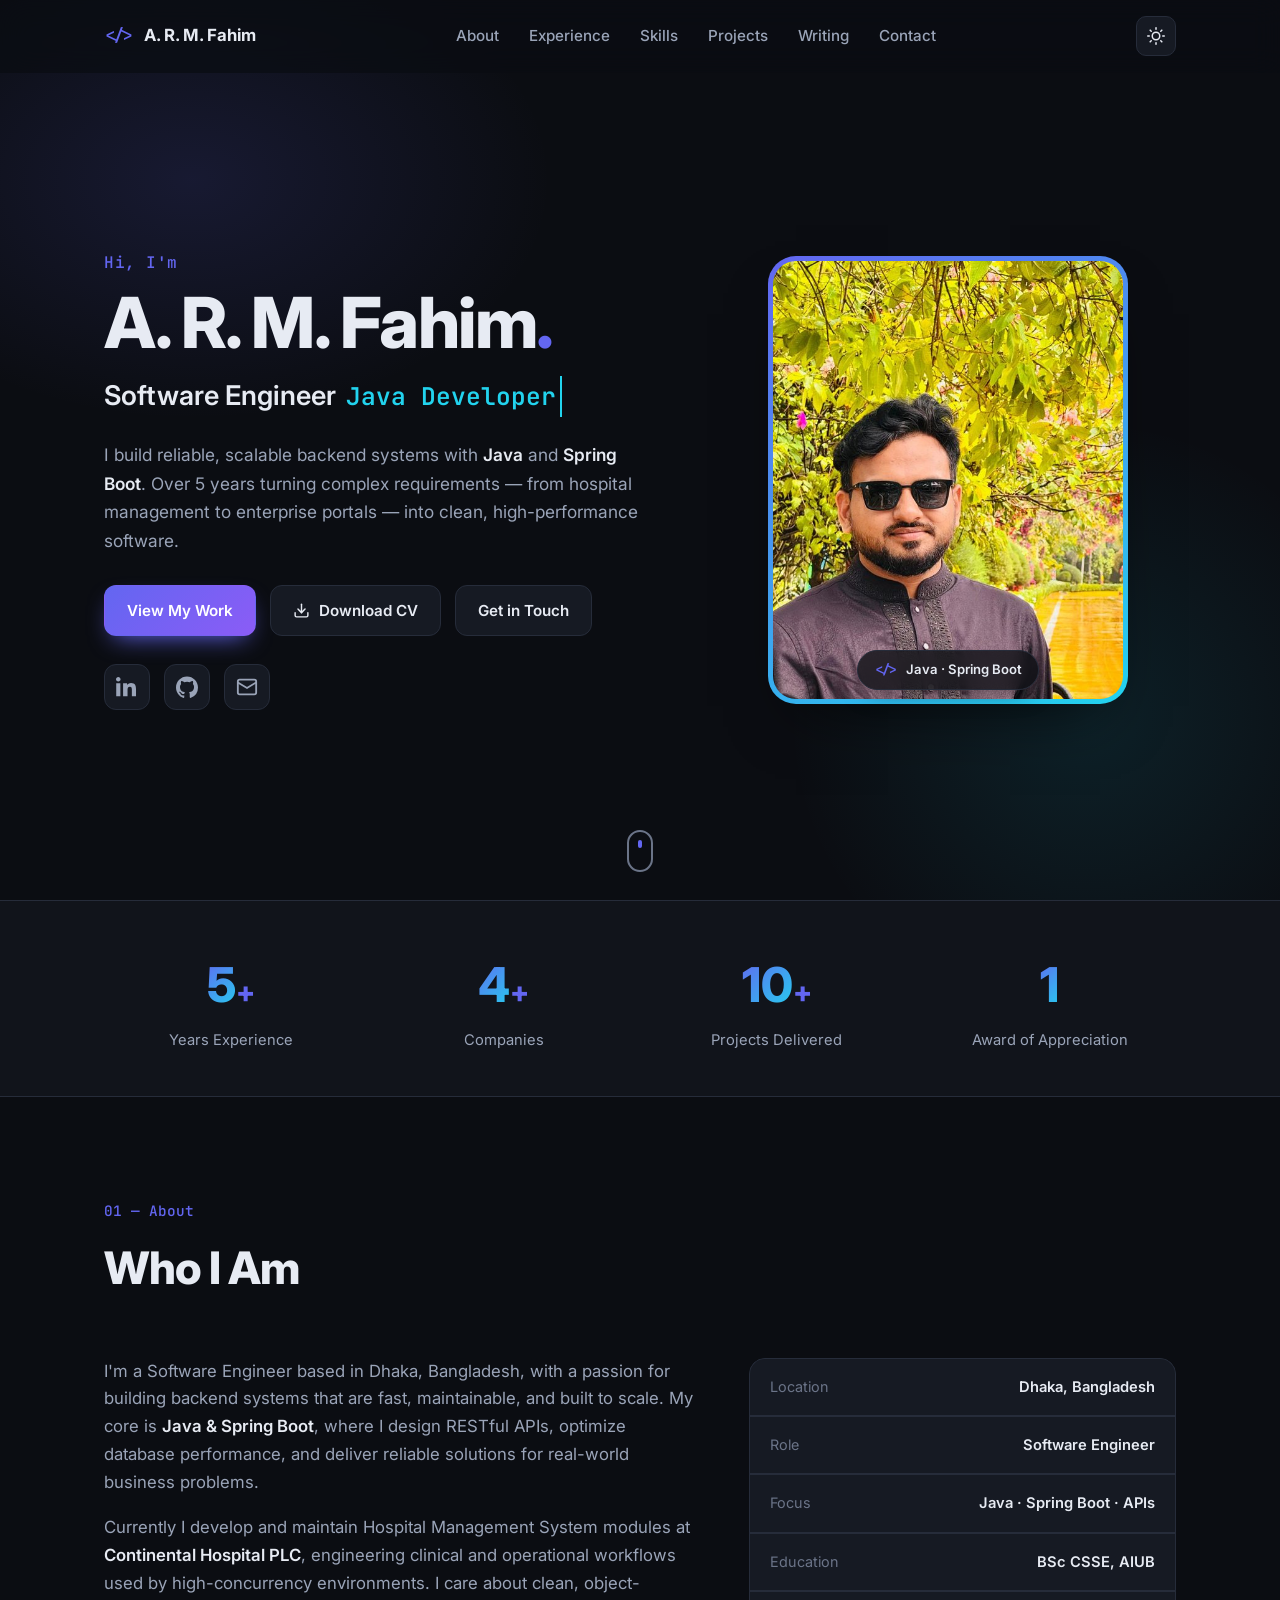
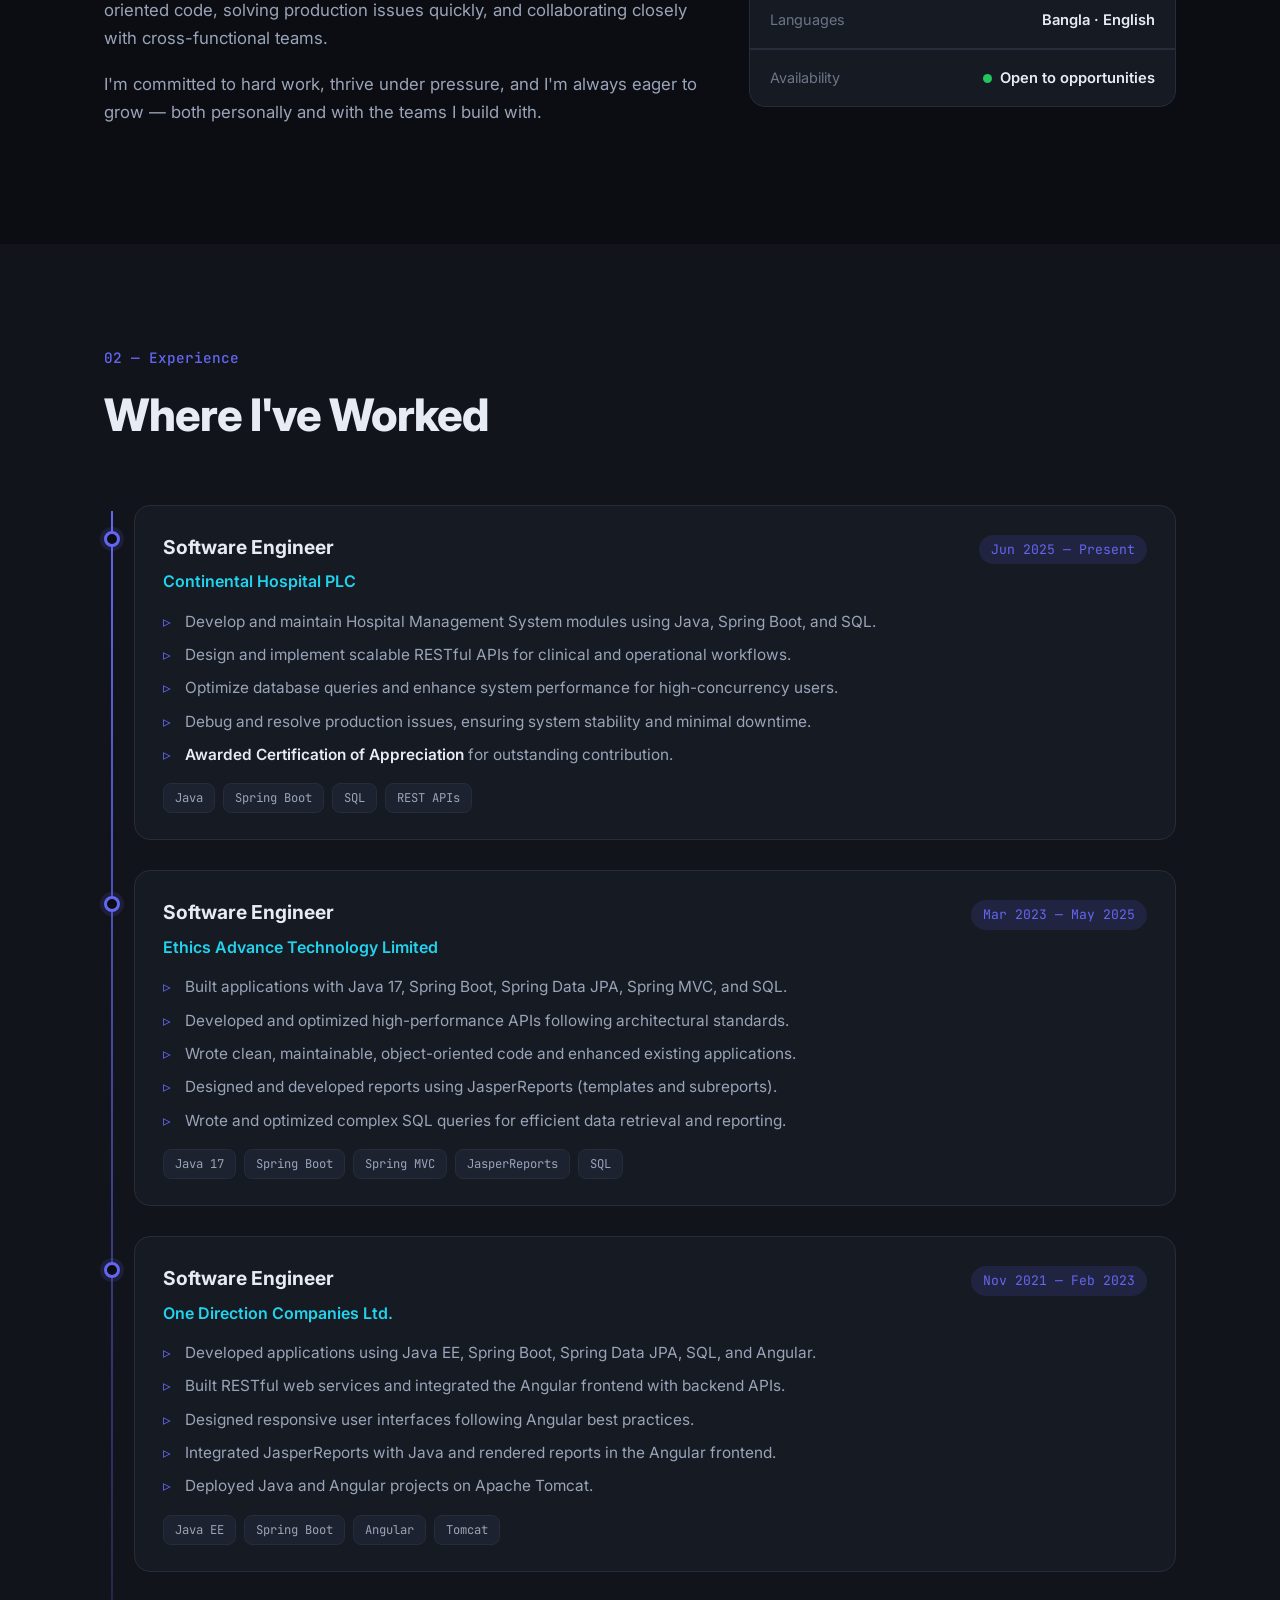
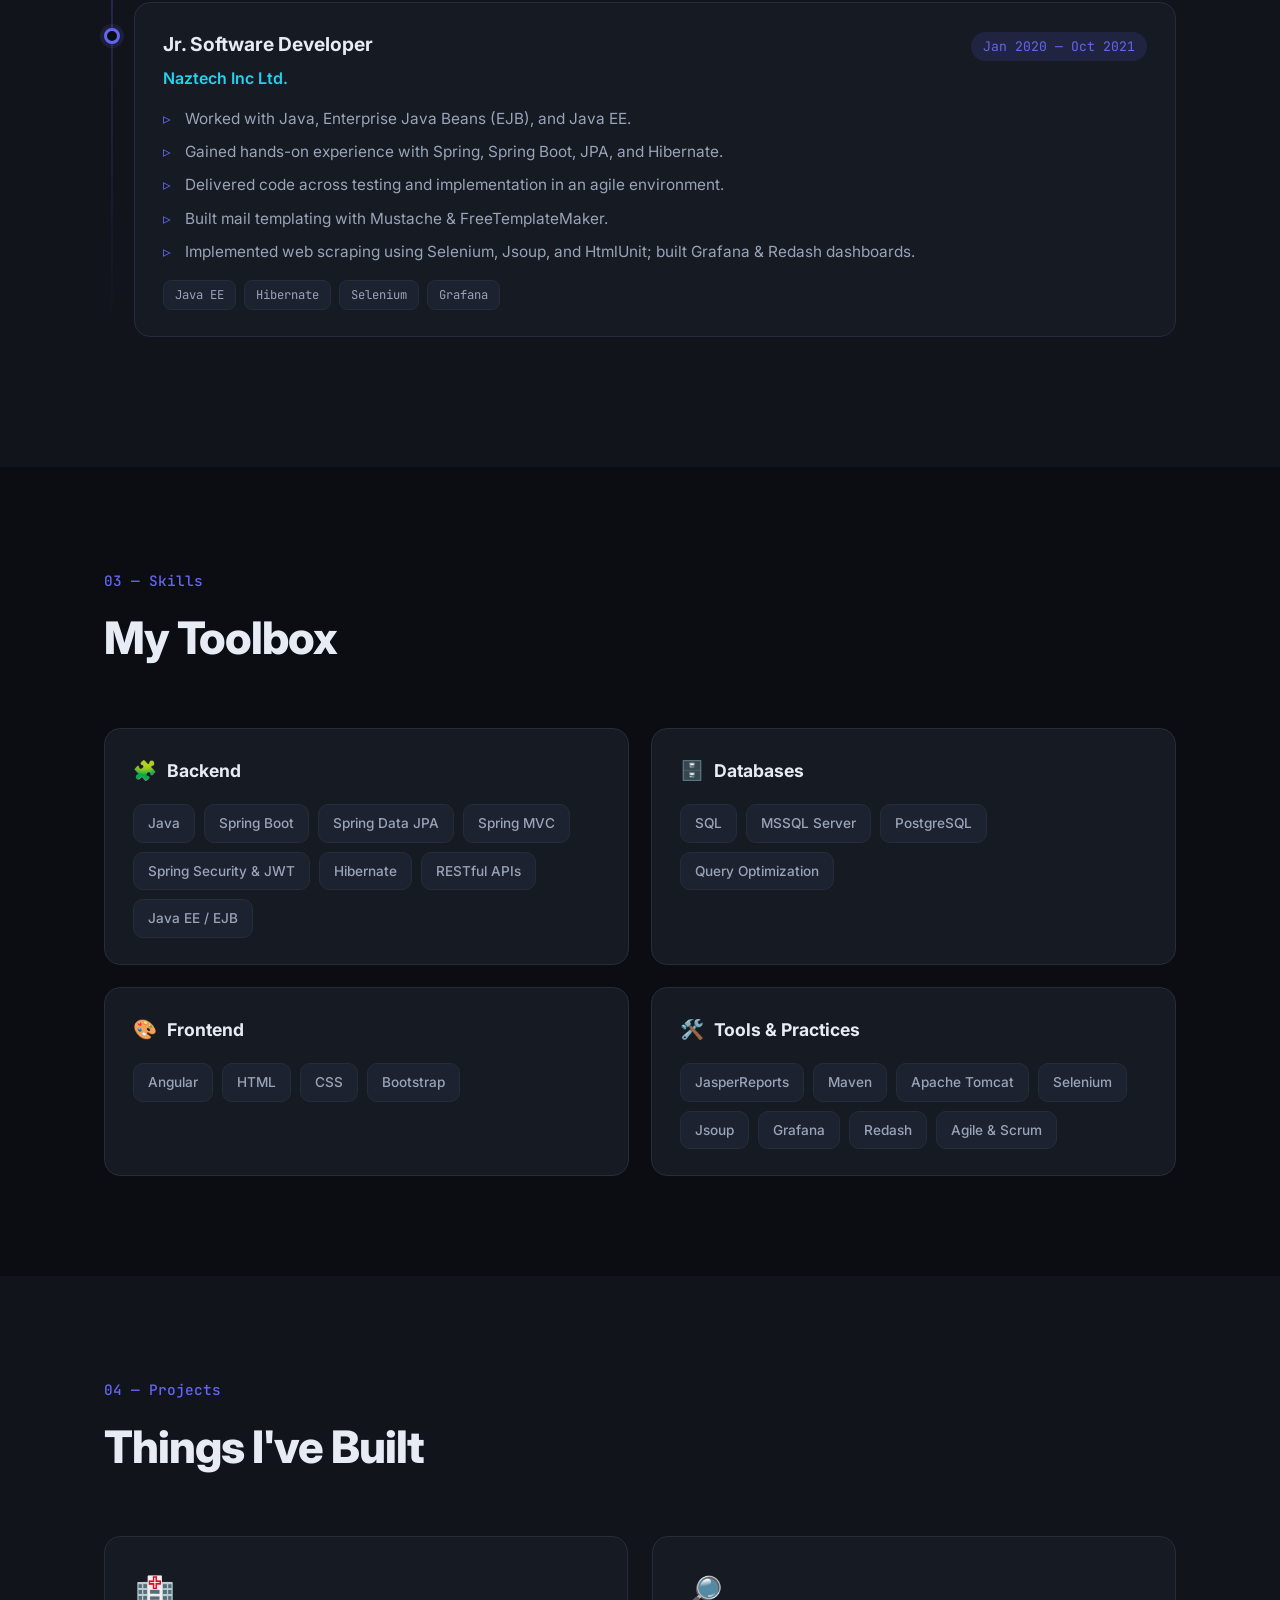
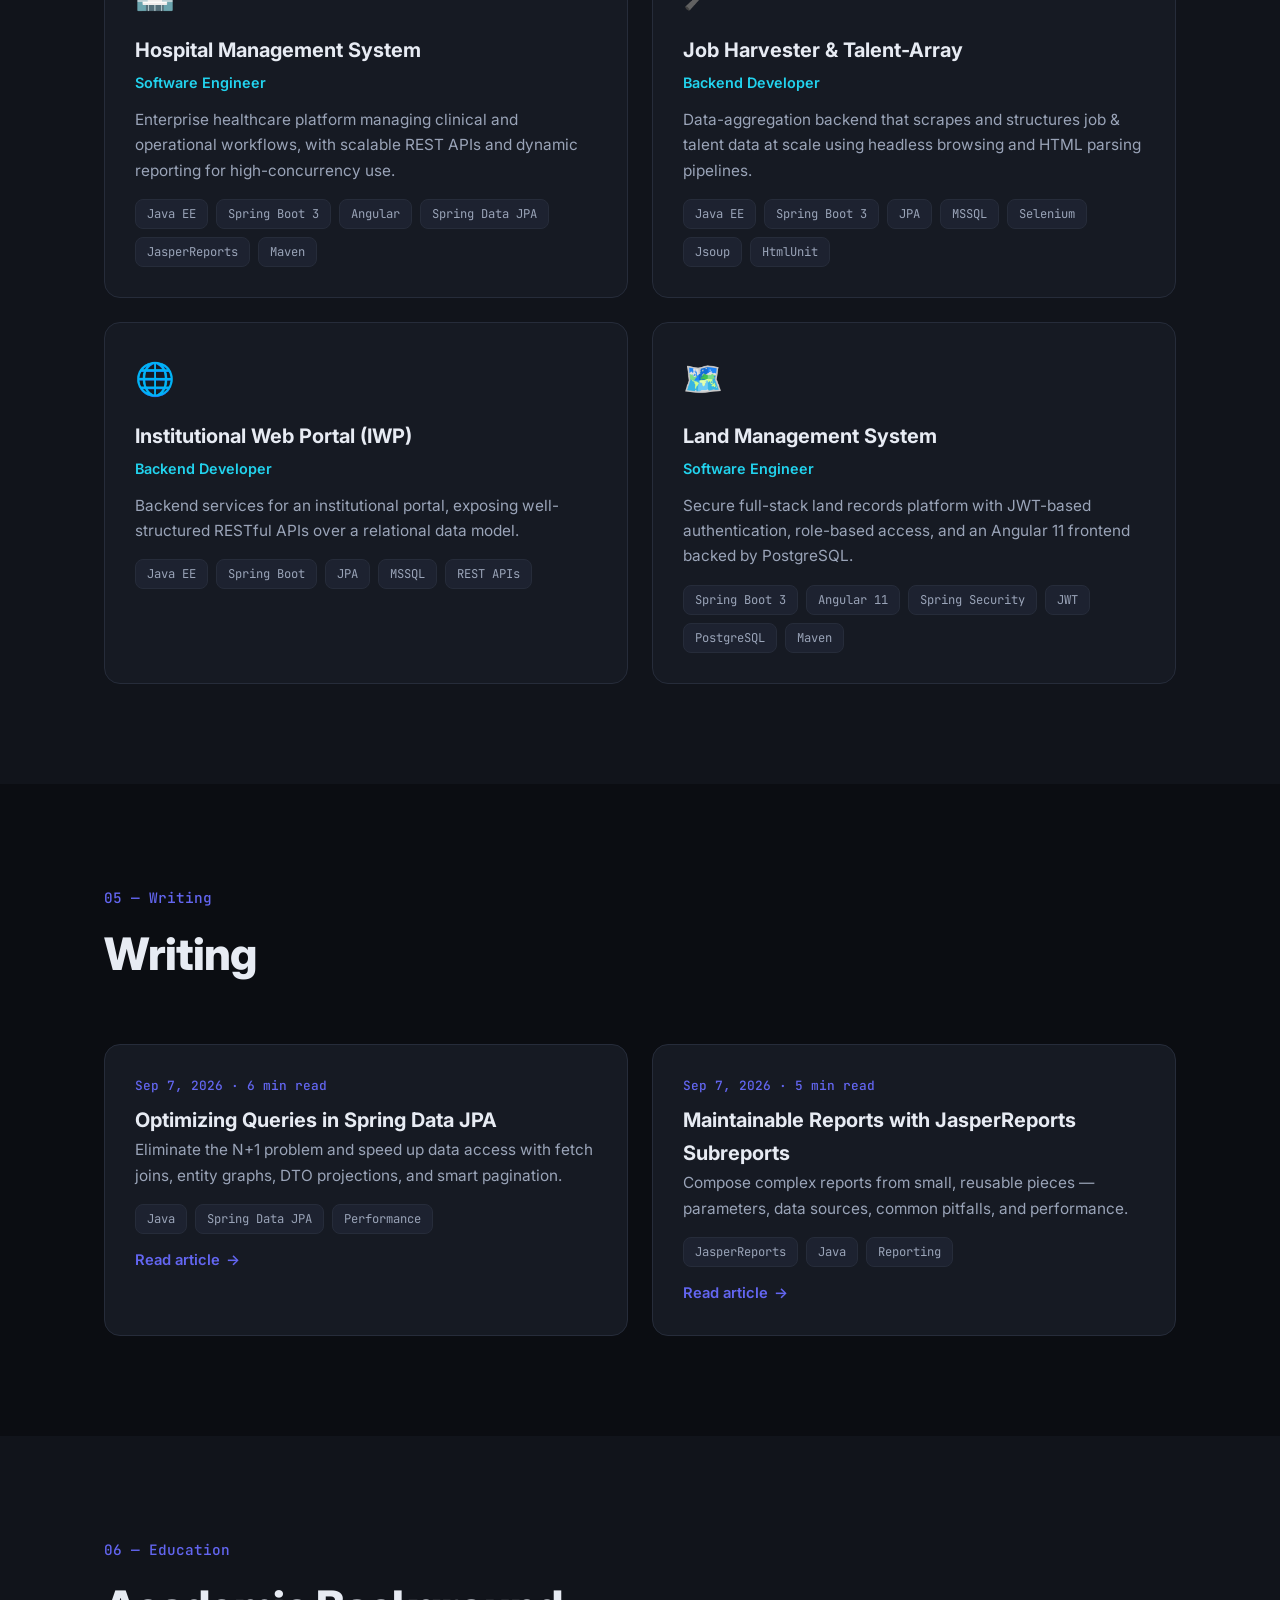
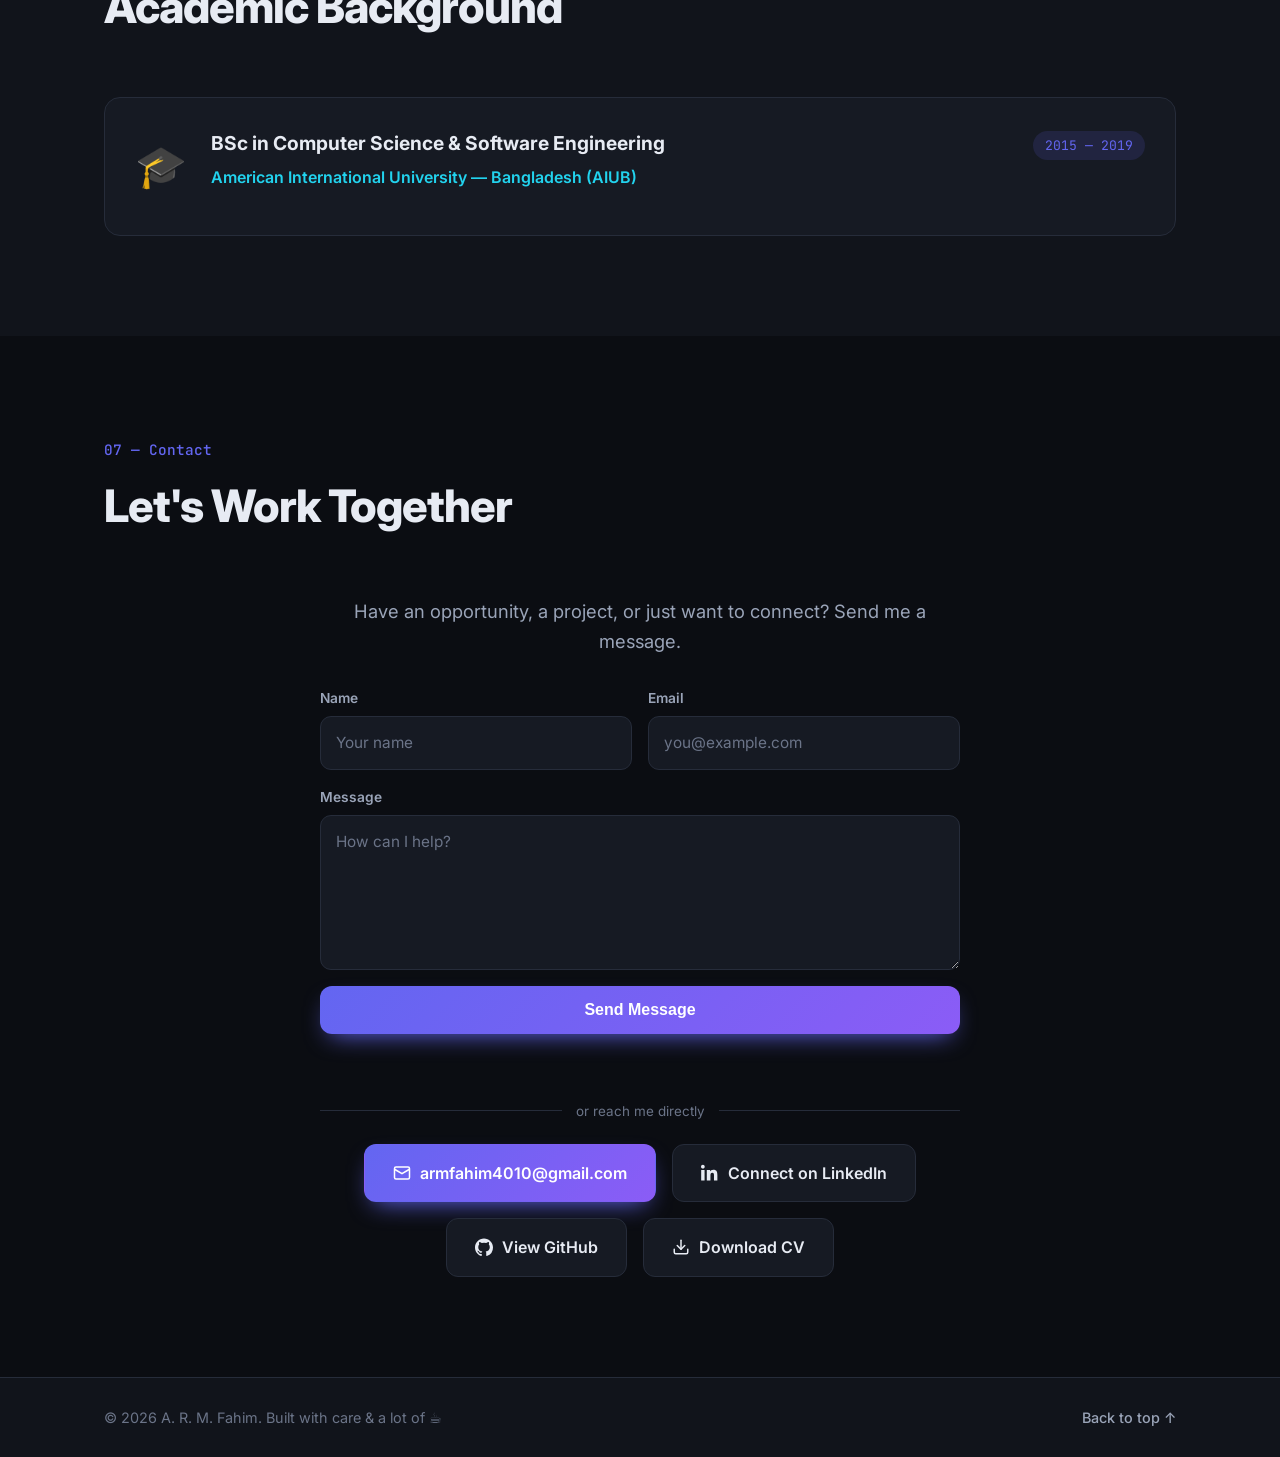
<file: index.html>
<!DOCTYPE html>
<html lang="en" data-theme="dark">
<head>
  <meta charset="UTF-8" />
  <meta name="viewport" content="width=device-width, initial-scale=1.0" />
  <title>A. R. M. Fahim — Java &amp; Spring Boot Software Engineer</title>
  <meta name="description" content="A. R. M. Fahim — Software Engineer specializing in Java, Spring Boot, and scalable backend systems. 5+ years building enterprise and healthcare software." />
  <meta name="author" content="A.R.M. Fahim" />

  <!-- Canonical URL (custom domain) -->
  <link rel="canonical" href="https://armfahim.com/" />

  <!-- Open Graph / social preview -->
  <meta property="og:type" content="website" />
  <meta property="og:url" content="https://armfahim.com/" />
  <meta property="og:title" content="A. R. M. Fahim — Software Engineer" />
  <meta property="og:description" content="Java & Spring Boot engineer building scalable backend systems and enterprise software." />
  <meta property="og:image" content="https://armfahim.com/assets/og-image.jpg" />
  <meta property="og:image:width" content="1200" />
  <meta property="og:image:height" content="630" />
  <meta property="og:image:alt" content="A. R. M. Fahim — Software Engineer · Java & Spring Boot" />
  <meta name="twitter:card" content="summary_large_image" />
  <meta name="twitter:title" content="A. R. M. Fahim — Software Engineer" />
  <meta name="twitter:description" content="Java & Spring Boot engineer building scalable backend systems and enterprise software." />
  <meta name="twitter:image" content="https://armfahim.com/assets/og-image.jpg" />

  <!-- Structured data: Person (helps search + rich results) -->
  <script type="application/ld+json">
  {
    "@context": "https://schema.org",
    "@type": "Person",
    "name": "A. R. M. Fahim",
    "url": "https://armfahim.com",
    "image": "https://armfahim.com/assets/profile.jpg",
    "jobTitle": "Software Engineer",
    "description": "Software Engineer specializing in Java, Spring Boot, and scalable backend systems.",
    "email": "mailto:armfahim4010@gmail.com",
    "address": { "@type": "PostalAddress", "addressLocality": "Dhaka", "addressCountry": "BD" },
    "worksFor": { "@type": "Organization", "name": "Continental Hospital PLC" },
    "alumniOf": { "@type": "CollegeOrUniversity", "name": "American International University — Bangladesh" },
    "knowsAbout": ["Java", "Spring Boot", "Spring Data JPA", "Spring MVC", "RESTful APIs", "SQL", "PostgreSQL", "Angular", "Hibernate"],
    "sameAs": [
      "https://www.linkedin.com/in/a-r-m-fahim-9b5006122/",
      "https://github.com/armfahim"
    ]
  }
  </script>

  <link rel="preconnect" href="https://fonts.googleapis.com" />
  <link rel="preconnect" href="https://fonts.gstatic.com" crossorigin />
  <link href="https://fonts.googleapis.com/css2?family=Inter:wght@400;500;600;700;800&family=JetBrains+Mono:wght@400;500;600&display=swap" rel="stylesheet" />

  <link rel="icon" href="/favicon.ico" sizes="any" />
  <link rel="icon" href="/favicon.svg" type="image/svg+xml" />
  <link rel="apple-touch-icon" href="/apple-touch-icon.png" />

  <link rel="stylesheet" href="css/style.css" />
  <link rel="stylesheet" href="css/article.css" />
</head>
<body>
  <!-- Progress bar -->
  <div class="scroll-progress" id="scrollProgress"></div>

  <!-- Navigation -->
  <header class="nav" id="nav">
    <div class="container nav__inner">
      <a href="#home" class="nav__brand">
        <span class="nav__brand-mark">&lt;/&gt;</span>
        <span class="nav__brand-text">A. R. M. Fahim</span>
      </a>
      <nav class="nav__links" id="navLinks">
        <a href="#about">About</a>
        <a href="#experience">Experience</a>
        <a href="#skills">Skills</a>
        <a href="#projects">Projects</a>
        <a href="#writing">Writing</a>
        <a href="#contact">Contact</a>
      </nav>
      <div class="nav__actions">
        <button class="theme-toggle" id="themeToggle" aria-label="Toggle color theme" title="Toggle theme">
          <svg class="icon-sun" width="18" height="18" viewBox="0 0 24 24" fill="none" stroke="currentColor" stroke-width="2" stroke-linecap="round" stroke-linejoin="round"><circle cx="12" cy="12" r="5"/><line x1="12" y1="1" x2="12" y2="3"/><line x1="12" y1="21" x2="12" y2="23"/><line x1="4.22" y1="4.22" x2="5.64" y2="5.64"/><line x1="18.36" y1="18.36" x2="19.78" y2="19.78"/><line x1="1" y1="12" x2="3" y2="12"/><line x1="21" y1="12" x2="23" y2="12"/><line x1="4.22" y1="19.78" x2="5.64" y2="18.36"/><line x1="18.36" y1="5.64" x2="19.78" y2="4.22"/></svg>
          <svg class="icon-moon" width="18" height="18" viewBox="0 0 24 24" fill="none" stroke="currentColor" stroke-width="2" stroke-linecap="round" stroke-linejoin="round"><path d="M21 12.79A9 9 0 1 1 11.21 3 7 7 0 0 0 21 12.79z"/></svg>
        </button>
        <button class="nav__burger" id="navBurger" aria-label="Toggle menu"><span></span><span></span><span></span></button>
      </div>
    </div>
  </header>

  <main>
    <!-- Hero -->
    <section class="hero" id="home">
      <div class="hero__bg"></div>
      <div class="container hero__inner">
        <div class="hero__content reveal">
          <p class="hero__eyebrow">Hi, I'm</p>
          <h1 class="hero__name">A. R. M. Fahim</h1>
          <h2 class="hero__role">
            <span class="type-static">Software Engineer</span>
            <span class="type-dynamic" id="typewriter"></span>
          </h2>
          <p class="hero__desc">
            I build reliable, scalable backend systems with <strong>Java</strong> and <strong>Spring Boot</strong>.
            Over 5 years turning complex requirements — from hospital management to enterprise portals —
            into clean, high-performance software.
          </p>
          <div class="hero__cta">
            <a href="#projects" class="btn btn--primary">View My Work</a>
            <a href="assets/A.R.M.-Fahim-CV.pdf" download class="btn btn--ghost">
              <svg width="17" height="17" viewBox="0 0 24 24" fill="none" stroke="currentColor" stroke-width="2" stroke-linecap="round" stroke-linejoin="round"><path d="M21 15v4a2 2 0 0 1-2 2H5a2 2 0 0 1-2-2v-4"/><polyline points="7 10 12 15 17 10"/><line x1="12" y1="15" x2="12" y2="3"/></svg>
              Download CV
            </a>
            <a href="#contact" class="btn btn--ghost">Get in Touch</a>
          </div>
          <div class="hero__socials">
            <a href="https://www.linkedin.com/in/a-r-m-fahim-9b5006122/" target="_blank" rel="noopener" aria-label="LinkedIn" title="LinkedIn">
              <svg width="22" height="22" viewBox="0 0 24 24" fill="currentColor"><path d="M4.98 3.5C4.98 4.88 3.87 6 2.5 6S0 4.88 0 3.5 1.12 1 2.5 1 4.98 2.12 4.98 3.5zM.24 8h4.52v14H.24V8zm7.5 0h4.33v1.92h.06c.6-1.14 2.08-2.34 4.28-2.34 4.58 0 5.42 3.01 5.42 6.93V22h-4.52v-6.6c0-1.57-.03-3.6-2.19-3.6-2.19 0-2.53 1.71-2.53 3.48V22H7.74V8z"/></svg>
            </a>
            <a href="https://github.com/armfahim" target="_blank" rel="noopener" aria-label="GitHub" title="GitHub">
              <svg width="22" height="22" viewBox="0 0 24 24" fill="currentColor"><path d="M12 .5C5.37.5 0 5.87 0 12.5c0 5.3 3.44 9.8 8.21 11.39.6.11.82-.26.82-.58l-.01-2.05c-3.34.73-4.04-1.61-4.04-1.61-.55-1.39-1.33-1.76-1.33-1.76-1.09-.74.08-.73.08-.73 1.2.09 1.84 1.24 1.84 1.24 1.07 1.83 2.81 1.3 3.5.99.11-.78.42-1.3.76-1.6-2.67-.3-5.47-1.33-5.47-5.93 0-1.31.47-2.38 1.24-3.22-.13-.3-.54-1.52.12-3.18 0 0 1.01-.32 3.3 1.23a11.5 11.5 0 0 1 6 0c2.29-1.55 3.3-1.23 3.3-1.23.66 1.66.25 2.88.12 3.18.77.84 1.24 1.91 1.24 3.22 0 4.61-2.81 5.62-5.49 5.92.43.37.81 1.1.81 2.22l-.01 3.29c0 .32.22.7.83.58A12.01 12.01 0 0 0 24 12.5C24 5.87 18.63.5 12 .5z"/></svg>
            </a>
            <a href="mailto:armfahim4010@gmail.com" aria-label="Email" title="Email">
              <svg width="22" height="22" viewBox="0 0 24 24" fill="none" stroke="currentColor" stroke-width="2"><rect x="2" y="4" width="20" height="16" rx="2"/><path d="m22 7-10 6L2 7"/></svg>
            </a>
          </div>
        </div>

        <div class="hero__card reveal">
          <div class="hero__photo">
            <img src="assets/profile.jpg" width="562" height="1000"
                 alt="A. R. M. Fahim, Software Engineer" fetchpriority="high" />
            <span class="hero__photo-tag"><span class="mono">&lt;/&gt;</span> Java · Spring Boot</span>
          </div>
        </div>
      </div>
      <a href="#about" class="hero__scroll" aria-label="Scroll down">
        <span></span>
      </a>
    </section>

    <!-- Stats -->
    <section class="stats">
      <div class="container stats__grid">
        <div class="stat reveal"><span class="stat__num" data-count="5">0</span><span class="stat__plus">+</span><p>Years Experience</p></div>
        <div class="stat reveal"><span class="stat__num" data-count="4">0</span><span class="stat__plus">+</span><p>Companies</p></div>
        <div class="stat reveal"><span class="stat__num" data-count="10">0</span><span class="stat__plus">+</span><p>Projects Delivered</p></div>
        <div class="stat reveal"><span class="stat__num" data-count="1">0</span><span class="stat__plus"></span><p>Award of Appreciation</p></div>
      </div>
    </section>

    <!-- About -->
    <section class="section" id="about">
      <div class="container">
        <div class="section__head reveal">
          <span class="section__tag">01 — About</span>
          <h2 class="section__title">Who I Am</h2>
        </div>
        <div class="about">
          <div class="about__text reveal">
            <p>
              I'm a Software Engineer based in Dhaka, Bangladesh, with a passion for building
              backend systems that are fast, maintainable, and built to scale. My core is
              <strong>Java &amp; Spring Boot</strong>, where I design RESTful APIs, optimize database
              performance, and deliver reliable solutions for real-world business problems.
            </p>
            <p>
              Currently I develop and maintain Hospital Management System modules at
              <strong>Continental Hospital PLC</strong>, engineering clinical and operational workflows
              used by high-concurrency environments. I care about clean, object-oriented code,
              solving production issues quickly, and collaborating closely with cross-functional teams.
            </p>
            <p>
              I'm committed to hard work, thrive under pressure, and I'm always eager to grow —
              both personally and with the teams I build with.
            </p>
          </div>
          <div class="about__facts reveal">
            <div class="fact"><span class="fact__label">Location</span><span class="fact__value">Dhaka, Bangladesh</span></div>
            <div class="fact"><span class="fact__label">Role</span><span class="fact__value">Software Engineer</span></div>
            <div class="fact"><span class="fact__label">Focus</span><span class="fact__value">Java · Spring Boot · APIs</span></div>
            <div class="fact"><span class="fact__label">Education</span><span class="fact__value">BSc CSSE, AIUB</span></div>
            <div class="fact"><span class="fact__label">Languages</span><span class="fact__value">Bangla · English</span></div>
            <div class="fact"><span class="fact__label">Availability</span><span class="fact__value"><span class="pulse"></span>Open to opportunities</span></div>
          </div>
        </div>
      </div>
    </section>

    <!-- Experience -->
    <section class="section section--alt" id="experience">
      <div class="container">
        <div class="section__head reveal">
          <span class="section__tag">02 — Experience</span>
          <h2 class="section__title">Where I've Worked</h2>
        </div>
        <div class="timeline">

          <div class="tl-item reveal">
            <div class="tl-item__dot"></div>
            <div class="tl-item__card">
              <div class="tl-item__top">
                <h3>Software Engineer</h3>
                <span class="tl-item__date">Jun 2025 — Present</span>
              </div>
              <p class="tl-item__org">Continental Hospital PLC</p>
              <ul>
                <li>Develop and maintain Hospital Management System modules using Java, Spring Boot, and SQL.</li>
                <li>Design and implement scalable RESTful APIs for clinical and operational workflows.</li>
                <li>Optimize database queries and enhance system performance for high-concurrency users.</li>
                <li>Debug and resolve production issues, ensuring system stability and minimal downtime.</li>
                <li><strong>Awarded Certification of Appreciation</strong> for outstanding contribution.</li>
              </ul>
              <div class="tags">
                <span>Java</span><span>Spring Boot</span><span>SQL</span><span>REST APIs</span>
              </div>
            </div>
          </div>

          <div class="tl-item reveal">
            <div class="tl-item__dot"></div>
            <div class="tl-item__card">
              <div class="tl-item__top">
                <h3>Software Engineer</h3>
                <span class="tl-item__date">Mar 2023 — May 2025</span>
              </div>
              <p class="tl-item__org">Ethics Advance Technology Limited</p>
              <ul>
                <li>Built applications with Java 17, Spring Boot, Spring Data JPA, Spring MVC, and SQL.</li>
                <li>Developed and optimized high-performance APIs following architectural standards.</li>
                <li>Wrote clean, maintainable, object-oriented code and enhanced existing applications.</li>
                <li>Designed and developed reports using JasperReports (templates and subreports).</li>
                <li>Wrote and optimized complex SQL queries for efficient data retrieval and reporting.</li>
              </ul>
              <div class="tags">
                <span>Java 17</span><span>Spring Boot</span><span>Spring MVC</span><span>JasperReports</span><span>SQL</span>
              </div>
            </div>
          </div>

          <div class="tl-item reveal">
            <div class="tl-item__dot"></div>
            <div class="tl-item__card">
              <div class="tl-item__top">
                <h3>Software Engineer</h3>
                <span class="tl-item__date">Nov 2021 — Feb 2023</span>
              </div>
              <p class="tl-item__org">One Direction Companies Ltd.</p>
              <ul>
                <li>Developed applications using Java EE, Spring Boot, Spring Data JPA, SQL, and Angular.</li>
                <li>Built RESTful web services and integrated the Angular frontend with backend APIs.</li>
                <li>Designed responsive user interfaces following Angular best practices.</li>
                <li>Integrated JasperReports with Java and rendered reports in the Angular frontend.</li>
                <li>Deployed Java and Angular projects on Apache Tomcat.</li>
              </ul>
              <div class="tags">
                <span>Java EE</span><span>Spring Boot</span><span>Angular</span><span>Tomcat</span>
              </div>
            </div>
          </div>

          <div class="tl-item reveal">
            <div class="tl-item__dot"></div>
            <div class="tl-item__card">
              <div class="tl-item__top">
                <h3>Jr. Software Developer</h3>
                <span class="tl-item__date">Jan 2020 — Oct 2021</span>
              </div>
              <p class="tl-item__org">Naztech Inc Ltd.</p>
              <ul>
                <li>Worked with Java, Enterprise Java Beans (EJB), and Java EE.</li>
                <li>Gained hands-on experience with Spring, Spring Boot, JPA, and Hibernate.</li>
                <li>Delivered code across testing and implementation in an agile environment.</li>
                <li>Built mail templating with Mustache &amp; FreeTemplateMaker.</li>
                <li>Implemented web scraping using Selenium, Jsoup, and HtmlUnit; built Grafana &amp; Redash dashboards.</li>
              </ul>
              <div class="tags">
                <span>Java EE</span><span>Hibernate</span><span>Selenium</span><span>Grafana</span>
              </div>
            </div>
          </div>

        </div>
      </div>
    </section>

    <!-- Skills -->
    <section class="section" id="skills">
      <div class="container">
        <div class="section__head reveal">
          <span class="section__tag">03 — Skills</span>
          <h2 class="section__title">My Toolbox</h2>
        </div>
        <div class="skills">
          <div class="skill-group reveal">
            <h3><span class="skill-group__icon">🧩</span> Backend</h3>
            <div class="chips">
              <span>Java</span><span>Spring Boot</span><span>Spring Data JPA</span><span>Spring MVC</span>
              <span>Spring Security &amp; JWT</span><span>Hibernate</span><span>RESTful APIs</span><span>Java EE / EJB</span>
            </div>
          </div>
          <div class="skill-group reveal">
            <h3><span class="skill-group__icon">🗄️</span> Databases</h3>
            <div class="chips">
              <span>SQL</span><span>MSSQL Server</span><span>PostgreSQL</span><span>Query Optimization</span>
            </div>
          </div>
          <div class="skill-group reveal">
            <h3><span class="skill-group__icon">🎨</span> Frontend</h3>
            <div class="chips">
              <span>Angular</span><span>HTML</span><span>CSS</span><span>Bootstrap</span>
            </div>
          </div>
          <div class="skill-group reveal">
            <h3><span class="skill-group__icon">🛠️</span> Tools &amp; Practices</h3>
            <div class="chips">
              <span>JasperReports</span><span>Maven</span><span>Apache Tomcat</span><span>Selenium</span>
              <span>Jsoup</span><span>Grafana</span><span>Redash</span><span>Agile &amp; Scrum</span>
            </div>
          </div>
        </div>
      </div>
    </section>

    <!-- Projects -->
    <section class="section section--alt" id="projects">
      <div class="container">
        <div class="section__head reveal">
          <span class="section__tag">04 — Projects</span>
          <h2 class="section__title">Things I've Built</h2>
        </div>
        <div class="projects">

          <article class="project reveal">
            <div class="project__icon">🏥</div>
            <h3>Hospital Management System</h3>
            <p class="project__role">Software Engineer</p>
            <p class="project__desc">
              Enterprise healthcare platform managing clinical and operational workflows,
              with scalable REST APIs and dynamic reporting for high-concurrency use.
            </p>
            <div class="tags">
              <span>Java EE</span><span>Spring Boot 3</span><span>Angular</span><span>Spring Data JPA</span><span>JasperReports</span><span>Maven</span>
            </div>
          </article>

          <article class="project reveal">
            <div class="project__icon">🔎</div>
            <h3>Job Harvester &amp; Talent-Array</h3>
            <p class="project__role">Backend Developer</p>
            <p class="project__desc">
              Data-aggregation backend that scrapes and structures job & talent data at scale
              using headless browsing and HTML parsing pipelines.
            </p>
            <div class="tags">
              <span>Java EE</span><span>Spring Boot 3</span><span>JPA</span><span>MSSQL</span><span>Selenium</span><span>Jsoup</span><span>HtmlUnit</span>
            </div>
          </article>

          <article class="project reveal">
            <div class="project__icon">🌐</div>
            <h3>Institutional Web Portal (IWP)</h3>
            <p class="project__role">Backend Developer</p>
            <p class="project__desc">
              Backend services for an institutional portal, exposing well-structured RESTful APIs
              over a relational data model.
            </p>
            <div class="tags">
              <span>Java EE</span><span>Spring Boot</span><span>JPA</span><span>MSSQL</span><span>REST APIs</span>
            </div>
          </article>

          <article class="project reveal">
            <div class="project__icon">🗺️</div>
            <h3>Land Management System</h3>
            <p class="project__role">Software Engineer</p>
            <p class="project__desc">
              Secure full-stack land records platform with JWT-based authentication,
              role-based access, and an Angular 11 frontend backed by PostgreSQL.
            </p>
            <div class="tags">
              <span>Spring Boot 3</span><span>Angular 11</span><span>Spring Security</span><span>JWT</span><span>PostgreSQL</span><span>Maven</span>
            </div>
          </article>

        </div>
      </div>
    </section>

    <!-- Writing -->
    <section class="section" id="writing">
      <div class="container">
        <div class="section__head reveal">
          <span class="section__tag">05 — Writing</span>
          <h2 class="section__title">Writing</h2>
        </div>
        <div class="projects">
          <a class="project reveal" href="blog/optimizing-spring-data-jpa-queries.html">
            <p class="post-card__meta">Sep 7, 2026 · 6 min read</p>
            <h3>Optimizing Queries in Spring Data JPA</h3>
            <p class="project__desc">
              Eliminate the N+1 problem and speed up data access with fetch joins,
              entity graphs, DTO projections, and smart pagination.
            </p>
            <div class="tags"><span>Java</span><span>Spring Data JPA</span><span>Performance</span></div>
            <span class="post-card__more">Read article</span>
          </a>
          <a class="project reveal" href="blog/jasperreports-subreports-guide.html">
            <p class="post-card__meta">Sep 7, 2026 · 5 min read</p>
            <h3>Maintainable Reports with JasperReports Subreports</h3>
            <p class="project__desc">
              Compose complex reports from small, reusable pieces — parameters, data
              sources, common pitfalls, and performance.
            </p>
            <div class="tags"><span>JasperReports</span><span>Java</span><span>Reporting</span></div>
            <span class="post-card__more">Read article</span>
          </a>
        </div>
      </div>
    </section>

    <!-- Education -->
    <section class="section section--alt" id="education">
      <div class="container">
        <div class="section__head reveal">
          <span class="section__tag">06 — Education</span>
          <h2 class="section__title">Academic Background</h2>
        </div>
        <div class="edu reveal">
          <div class="edu__icon">🎓</div>
          <div class="edu__body">
            <div class="tl-item__top">
              <h3>BSc in Computer Science &amp; Software Engineering</h3>
              <span class="tl-item__date">2015 — 2019</span>
            </div>
            <p class="tl-item__org">American International University — Bangladesh (AIUB)</p>
          </div>
        </div>
      </div>
    </section>

    <!-- Contact -->
    <section class="section" id="contact">
      <div class="container">
        <div class="section__head reveal">
          <span class="section__tag">07 — Contact</span>
          <h2 class="section__title">Let's Work Together</h2>
        </div>
        <div class="contact reveal">
          <p class="contact__lead">
            Have an opportunity, a project, or just want to connect? Send me a message.
          </p>

          <form class="cform" id="contactForm" action="https://api.web3forms.com/submit" method="POST">
            <input type="hidden" name="access_key" value="c22b5321-b3f4-4ab6-a785-9e21c7303b18" />
            <input type="hidden" name="subject" value="New message from armfahim.com" />
            <input type="hidden" name="from_name" value="armfahim.com contact form" />
            <input type="checkbox" name="botcheck" class="cform__hp" tabindex="-1" autocomplete="off" aria-hidden="true" />
            <div class="cform__row">
              <div class="cform__field">
                <label for="cf-name">Name</label>
                <input id="cf-name" type="text" name="name" required placeholder="Your name" autocomplete="name" />
              </div>
              <div class="cform__field">
                <label for="cf-email">Email</label>
                <input id="cf-email" type="email" name="email" required placeholder="you@example.com" autocomplete="email" />
              </div>
            </div>
            <div class="cform__field">
              <label for="cf-message">Message</label>
              <textarea id="cf-message" name="message" rows="5" required placeholder="How can I help?"></textarea>
            </div>
            <button type="submit" class="btn btn--primary btn--lg cform__submit">
              <span class="cform__btn-label">Send Message</span>
            </button>
            <p class="cform__status" id="cformStatus" role="status" aria-live="polite"></p>
          </form>

          <div class="contact__divider"><span>or reach me directly</span></div>

          <div class="contact__actions">
            <a href="mailto:armfahim4010@gmail.com" class="btn btn--primary btn--lg">
              <svg width="18" height="18" viewBox="0 0 24 24" fill="none" stroke="currentColor" stroke-width="2"><rect x="2" y="4" width="20" height="16" rx="2"/><path d="m22 7-10 6L2 7"/></svg>
              armfahim4010@gmail.com
            </a>
            <a href="https://www.linkedin.com/in/a-r-m-fahim-9b5006122/" target="_blank" rel="noopener" class="btn btn--ghost btn--lg">
              <svg width="18" height="18" viewBox="0 0 24 24" fill="currentColor"><path d="M4.98 3.5C4.98 4.88 3.87 6 2.5 6S0 4.88 0 3.5 1.12 1 2.5 1 4.98 2.12 4.98 3.5zM.24 8h4.52v14H.24V8zm7.5 0h4.33v1.92h.06c.6-1.14 2.08-2.34 4.28-2.34 4.58 0 5.42 3.01 5.42 6.93V22h-4.52v-6.6c0-1.57-.03-3.6-2.19-3.6-2.19 0-2.53 1.71-2.53 3.48V22H7.74V8z"/></svg>
              Connect on LinkedIn
            </a>
            <a href="https://github.com/armfahim" target="_blank" rel="noopener" class="btn btn--ghost btn--lg">
              <svg width="18" height="18" viewBox="0 0 24 24" fill="currentColor"><path d="M12 .5C5.37.5 0 5.87 0 12.5c0 5.3 3.44 9.8 8.21 11.39.6.11.82-.26.82-.58l-.01-2.05c-3.34.73-4.04-1.61-4.04-1.61-.55-1.39-1.33-1.76-1.33-1.76-1.09-.74.08-.73.08-.73 1.2.09 1.84 1.24 1.84 1.24 1.07 1.83 2.81 1.3 3.5.99.11-.78.42-1.3.76-1.6-2.67-.3-5.47-1.33-5.47-5.93 0-1.31.47-2.38 1.24-3.22-.13-.3-.54-1.52.12-3.18 0 0 1.01-.32 3.3 1.23a11.5 11.5 0 0 1 6 0c2.29-1.55 3.3-1.23 3.3-1.23.66 1.66.25 2.88.12 3.18.77.84 1.24 1.91 1.24 3.22 0 4.61-2.81 5.62-5.49 5.92.43.37.81 1.1.81 2.22l-.01 3.29c0 .32.22.7.83.58A12.01 12.01 0 0 0 24 12.5C24 5.87 18.63.5 12 .5z"/></svg>
              View GitHub
            </a>
            <a href="assets/A.R.M.-Fahim-CV.pdf" download class="btn btn--ghost btn--lg">
              <svg width="18" height="18" viewBox="0 0 24 24" fill="none" stroke="currentColor" stroke-width="2" stroke-linecap="round" stroke-linejoin="round"><path d="M21 15v4a2 2 0 0 1-2 2H5a2 2 0 0 1-2-2v-4"/><polyline points="7 10 12 15 17 10"/><line x1="12" y1="15" x2="12" y2="3"/></svg>
              Download CV
            </a>
          </div>
        </div>
      </div>
    </section>
  </main>

  <footer class="footer">
    <div class="container footer__inner">
      <p>© <span id="year"></span> A. R. M. Fahim. Built with care &amp; a lot of ☕</p>
      <a href="#home" class="footer__top">Back to top ↑</a>
    </div>
  </footer>

  <script src="js/main.js"></script>

  <!-- Cloudflare Web Analytics (cookieless, privacy-friendly) -->
  <script defer src="https://static.cloudflareinsights.com/beacon.min.js" data-cf-beacon='{"token": "f59c97d2be2b4c759c98848571ce7284"}'></script>
  <!-- End Cloudflare Web Analytics -->
</body>
</html>
</file>
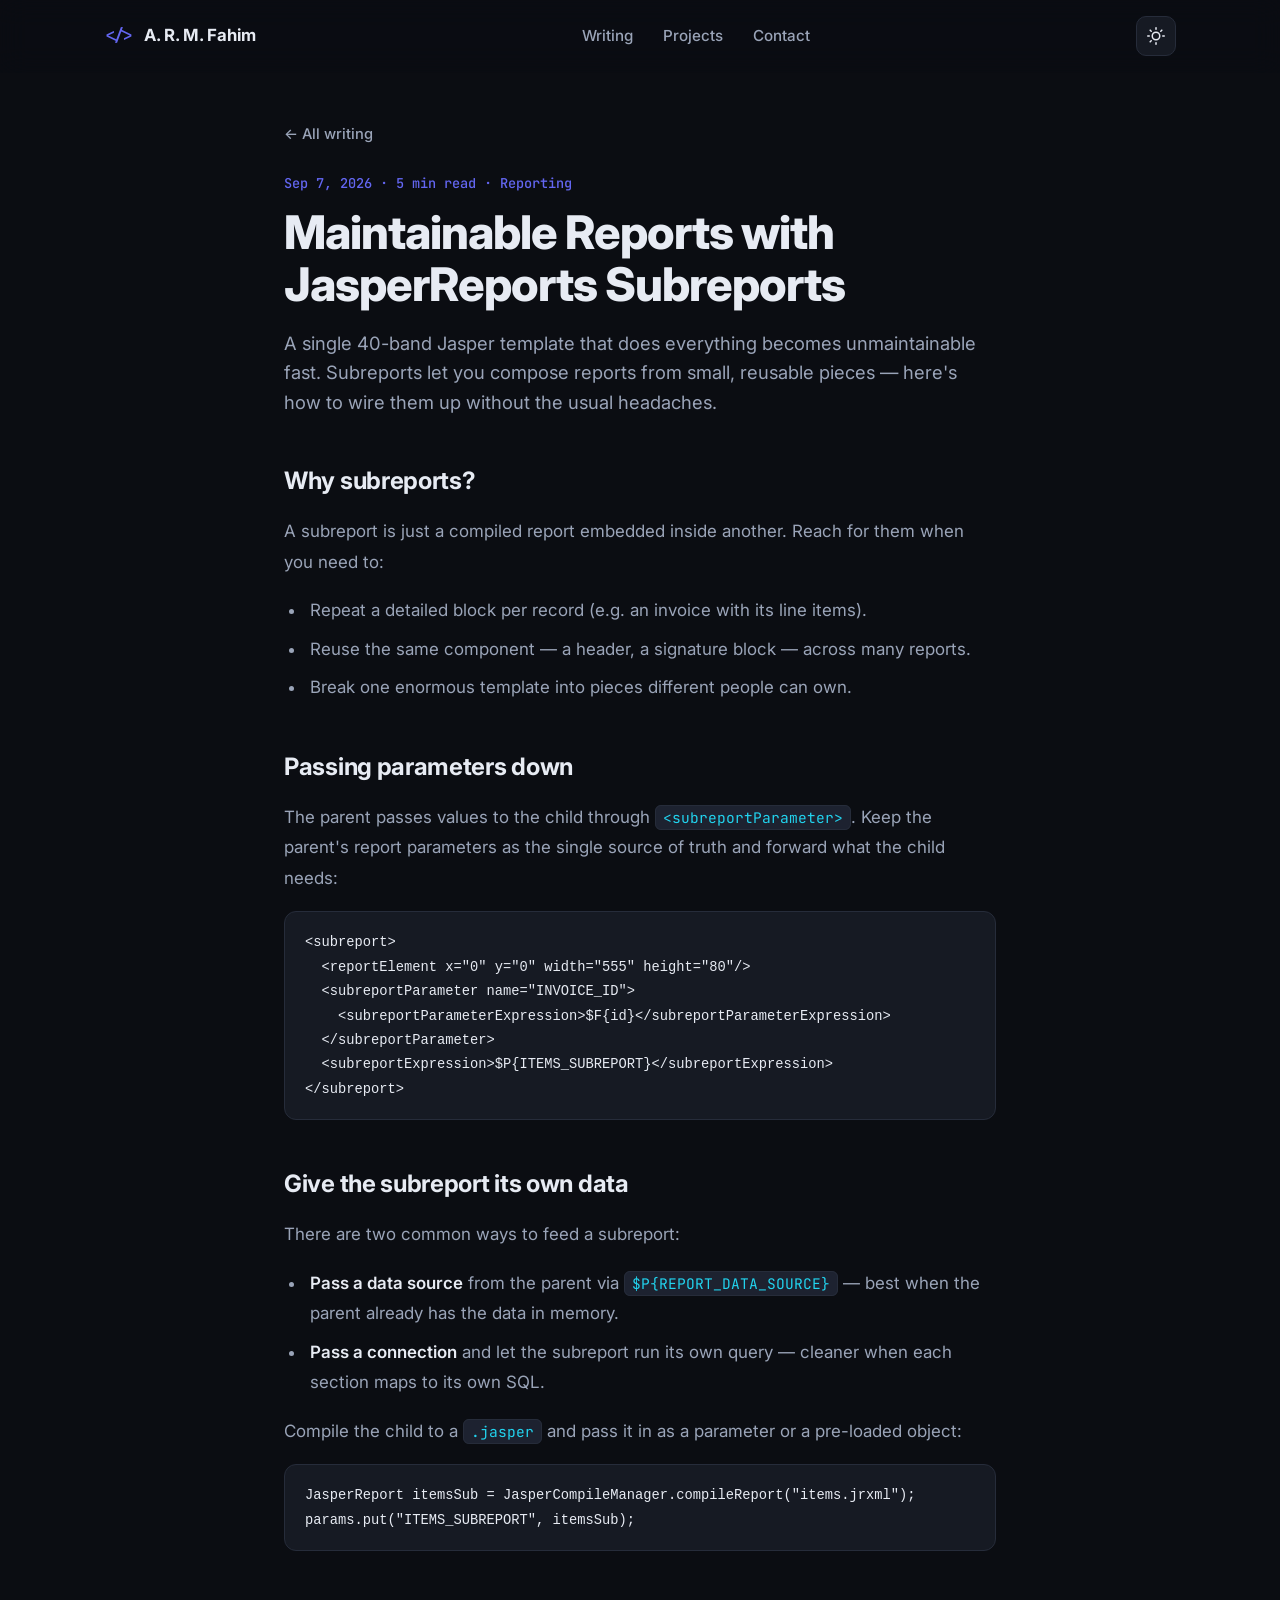
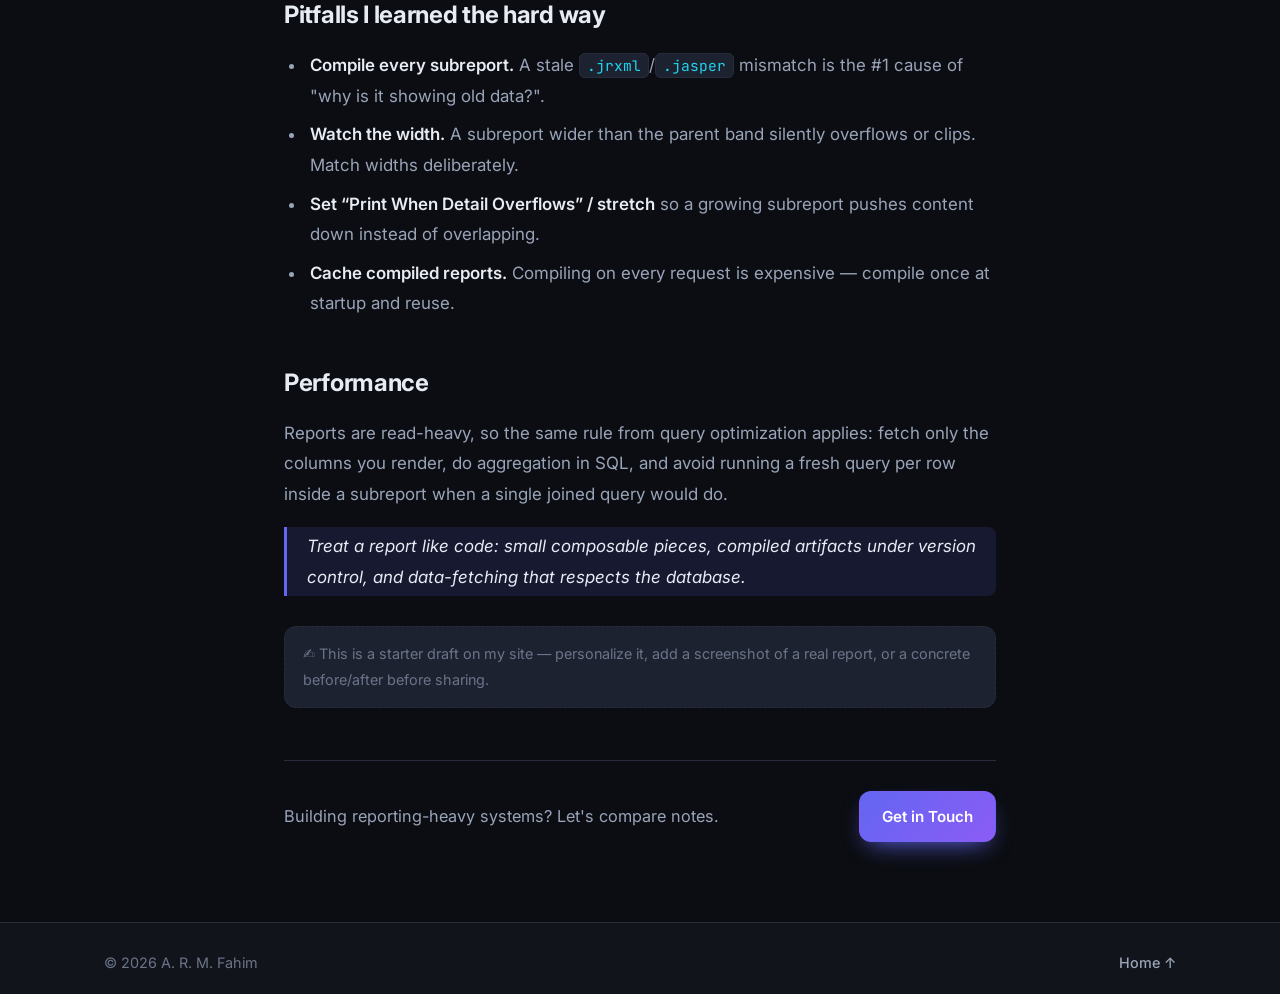
<file: blog/jasperreports-subreports-guide.html>
<!DOCTYPE html>
<html lang="en" data-theme="dark">
<head>
  <meta charset="UTF-8" />
  <meta name="viewport" content="width=device-width, initial-scale=1.0" />
  <title>Maintainable Reports with JasperReports Subreports — A. R. M. Fahim</title>
  <meta name="description" content="How to structure JasperReports with subreports: passing parameters and data sources, avoiding common pitfalls, and keeping complex reports maintainable." />
  <link rel="canonical" href="https://armfahim.com/blog/jasperreports-subreports-guide.html" />

  <meta property="og:type" content="article" />
  <meta property="og:url" content="https://armfahim.com/blog/jasperreports-subreports-guide.html" />
  <meta property="og:title" content="Maintainable Reports with JasperReports Subreports" />
  <meta property="og:description" content="Structure JasperReports with subreports: parameters, data sources, pitfalls, and performance." />
  <meta property="og:image" content="https://armfahim.com/assets/og-image.jpg" />

  <script type="application/ld+json">
  {
    "@context": "https://schema.org",
    "@type": "BlogPosting",
    "headline": "Maintainable Reports with JasperReports Subreports",
    "description": "How to structure JasperReports with subreports: passing parameters and data sources, avoiding common pitfalls, and keeping complex reports maintainable.",
    "image": "https://armfahim.com/assets/og-image.jpg",
    "datePublished": "2026-09-07",
    "dateModified": "2026-09-07",
    "author": {
      "@type": "Person",
      "name": "A. R. M. Fahim",
      "url": "https://armfahim.com",
      "sameAs": [
        "https://www.linkedin.com/in/a-r-m-fahim-9b5006122/",
        "https://github.com/armfahim"
      ]
    },
    "publisher": { "@type": "Person", "name": "A. R. M. Fahim" },
    "mainEntityOfPage": { "@type": "WebPage", "@id": "https://armfahim.com/blog/jasperreports-subreports-guide.html" }
  }
  </script>

  <link rel="icon" href="/favicon.ico" sizes="any" />
  <link rel="icon" href="/favicon.svg" type="image/svg+xml" />
  <link rel="apple-touch-icon" href="/apple-touch-icon.png" />
  <link href="https://fonts.googleapis.com/css2?family=Inter:wght@400;500;600;700;800&family=JetBrains+Mono:wght@400;500;600&display=swap" rel="stylesheet" />
  <link rel="stylesheet" href="/css/style.css" />
  <link rel="stylesheet" href="/css/article.css" />
</head>
<body>
  <header class="nav" id="nav">
    <div class="container nav__inner">
      <a href="/" class="nav__brand">
        <span class="nav__brand-mark">&lt;/&gt;</span>
        <span class="nav__brand-text">A. R. M. Fahim</span>
      </a>
      <nav class="nav__links">
        <a href="/#writing">Writing</a>
        <a href="/#projects">Projects</a>
        <a href="/#contact">Contact</a>
      </nav>
      <div class="nav__actions">
        <button class="theme-toggle" id="themeToggle" aria-label="Toggle color theme" title="Toggle theme">
          <svg class="icon-sun" width="18" height="18" viewBox="0 0 24 24" fill="none" stroke="currentColor" stroke-width="2" stroke-linecap="round" stroke-linejoin="round"><circle cx="12" cy="12" r="5"/><line x1="12" y1="1" x2="12" y2="3"/><line x1="12" y1="21" x2="12" y2="23"/><line x1="4.22" y1="4.22" x2="5.64" y2="5.64"/><line x1="1" y1="12" x2="3" y2="12"/><line x1="21" y1="12" x2="23" y2="12"/><line x1="4.22" y1="19.78" x2="5.64" y2="18.36"/><line x1="18.36" y1="5.64" x2="19.78" y2="4.22"/></svg>
          <svg class="icon-moon" width="18" height="18" viewBox="0 0 24 24" fill="none" stroke="currentColor" stroke-width="2" stroke-linecap="round" stroke-linejoin="round"><path d="M21 12.79A9 9 0 1 1 11.21 3 7 7 0 0 0 21 12.79z"/></svg>
        </button>
      </div>
    </div>
  </header>

  <main class="article">
    <a href="/#writing" class="article__back">← All writing</a>
    <p class="article__meta">Sep 7, 2026 · 5 min read · Reporting</p>
    <h1 class="article__title">Maintainable Reports with JasperReports Subreports</h1>
    <p class="article__lead">
      A single 40-band Jasper template that does everything becomes unmaintainable fast.
      Subreports let you compose reports from small, reusable pieces — here's how to wire
      them up without the usual headaches.
    </p>

    <div class="article__body">
      <h2>Why subreports?</h2>
      <p>
        A subreport is just a compiled report embedded inside another. Reach for them when you
        need to:
      </p>
      <ul>
        <li>Repeat a detailed block per record (e.g. an invoice with its line items).</li>
        <li>Reuse the same component — a header, a signature block — across many reports.</li>
        <li>Break one enormous template into pieces different people can own.</li>
      </ul>

      <h2>Passing parameters down</h2>
      <p>
        The parent passes values to the child through <code>&lt;subreportParameter&gt;</code>.
        Keep the parent's report parameters as the single source of truth and forward what the
        child needs:
      </p>
      <pre><code>&lt;subreport&gt;
  &lt;reportElement x="0" y="0" width="555" height="80"/&gt;
  &lt;subreportParameter name="INVOICE_ID"&gt;
    &lt;subreportParameterExpression&gt;$F{id}&lt;/subreportParameterExpression&gt;
  &lt;/subreportParameter&gt;
  &lt;subreportExpression&gt;$P{ITEMS_SUBREPORT}&lt;/subreportExpression&gt;
&lt;/subreport&gt;</code></pre>

      <h2>Give the subreport its own data</h2>
      <p>There are two common ways to feed a subreport:</p>
      <ul>
        <li><strong>Pass a data source</strong> from the parent via
          <code>$P{REPORT_DATA_SOURCE}</code> — best when the parent already has the data in memory.</li>
        <li><strong>Pass a connection</strong> and let the subreport run its own query — cleaner when
          each section maps to its own SQL.</li>
      </ul>
      <p>Compile the child to a <code>.jasper</code> and pass it in as a parameter or a pre-loaded object:</p>
      <pre><code>JasperReport itemsSub = JasperCompileManager.compileReport("items.jrxml");
params.put("ITEMS_SUBREPORT", itemsSub);</code></pre>

      <h2>Pitfalls I learned the hard way</h2>
      <ul>
        <li><strong>Compile every subreport.</strong> A stale <code>.jrxml</code>/<code>.jasper</code>
          mismatch is the #1 cause of "why is it showing old data?".</li>
        <li><strong>Watch the width.</strong> A subreport wider than the parent band silently
          overflows or clips. Match widths deliberately.</li>
        <li><strong>Set “Print When Detail Overflows” / stretch</strong> so a growing subreport
          pushes content down instead of overlapping.</li>
        <li><strong>Cache compiled reports.</strong> Compiling on every request is expensive —
          compile once at startup and reuse.</li>
      </ul>

      <h2>Performance</h2>
      <p>
        Reports are read-heavy, so the same rule from query optimization applies: fetch only the
        columns you render, do aggregation in SQL, and avoid running a fresh query per row inside
        a subreport when a single joined query would do.
      </p>

      <blockquote>
        <p>Treat a report like code: small composable pieces, compiled artifacts under version
        control, and data-fetching that respects the database.</p>
      </blockquote>

      <p class="article__note">
        ✍️ This is a starter draft on my site — personalize it, add a screenshot of a real report,
        or a concrete before/after before sharing.
      </p>
    </div>

    <div class="article__cta">
      <p>Building reporting-heavy systems? Let's compare notes.</p>
      <a href="/#contact" class="btn btn--primary">Get in Touch</a>
    </div>
  </main>

  <footer class="footer">
    <div class="container footer__inner">
      <p>© <span id="year"></span> A. R. M. Fahim</p>
      <a href="/" class="footer__top">Home ↑</a>
    </div>
  </footer>

  <script>
    (function () {
      var root = document.documentElement, t = document.getElementById('themeToggle');
      try { var s = localStorage.getItem('theme'); if (s) root.setAttribute('data-theme', s); } catch (e) {}
      t.addEventListener('click', function () {
        var n = root.getAttribute('data-theme') === 'light' ? 'dark' : 'light';
        root.setAttribute('data-theme', n);
        try { localStorage.setItem('theme', n); } catch (e) {}
      });
      document.getElementById('year').textContent = new Date().getFullYear();
    })();
  </script>
</body>
</html>
</file>
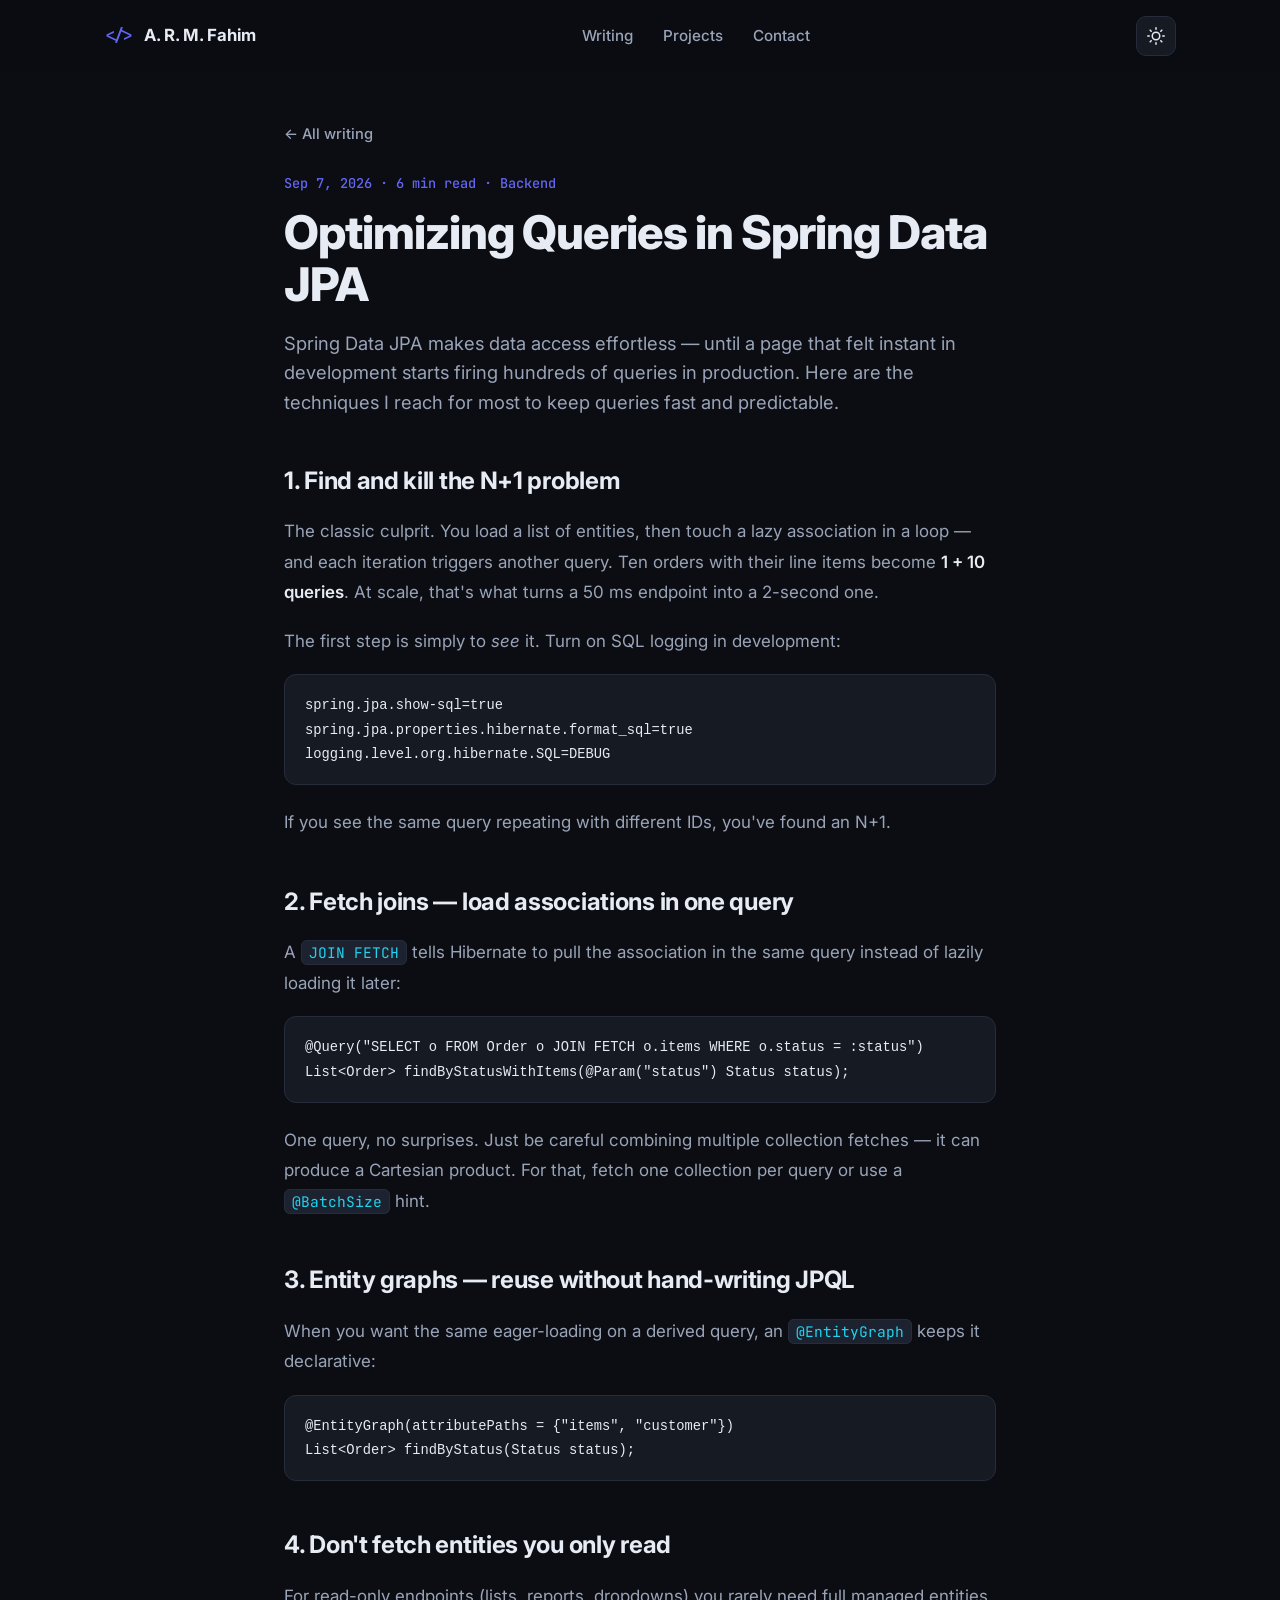
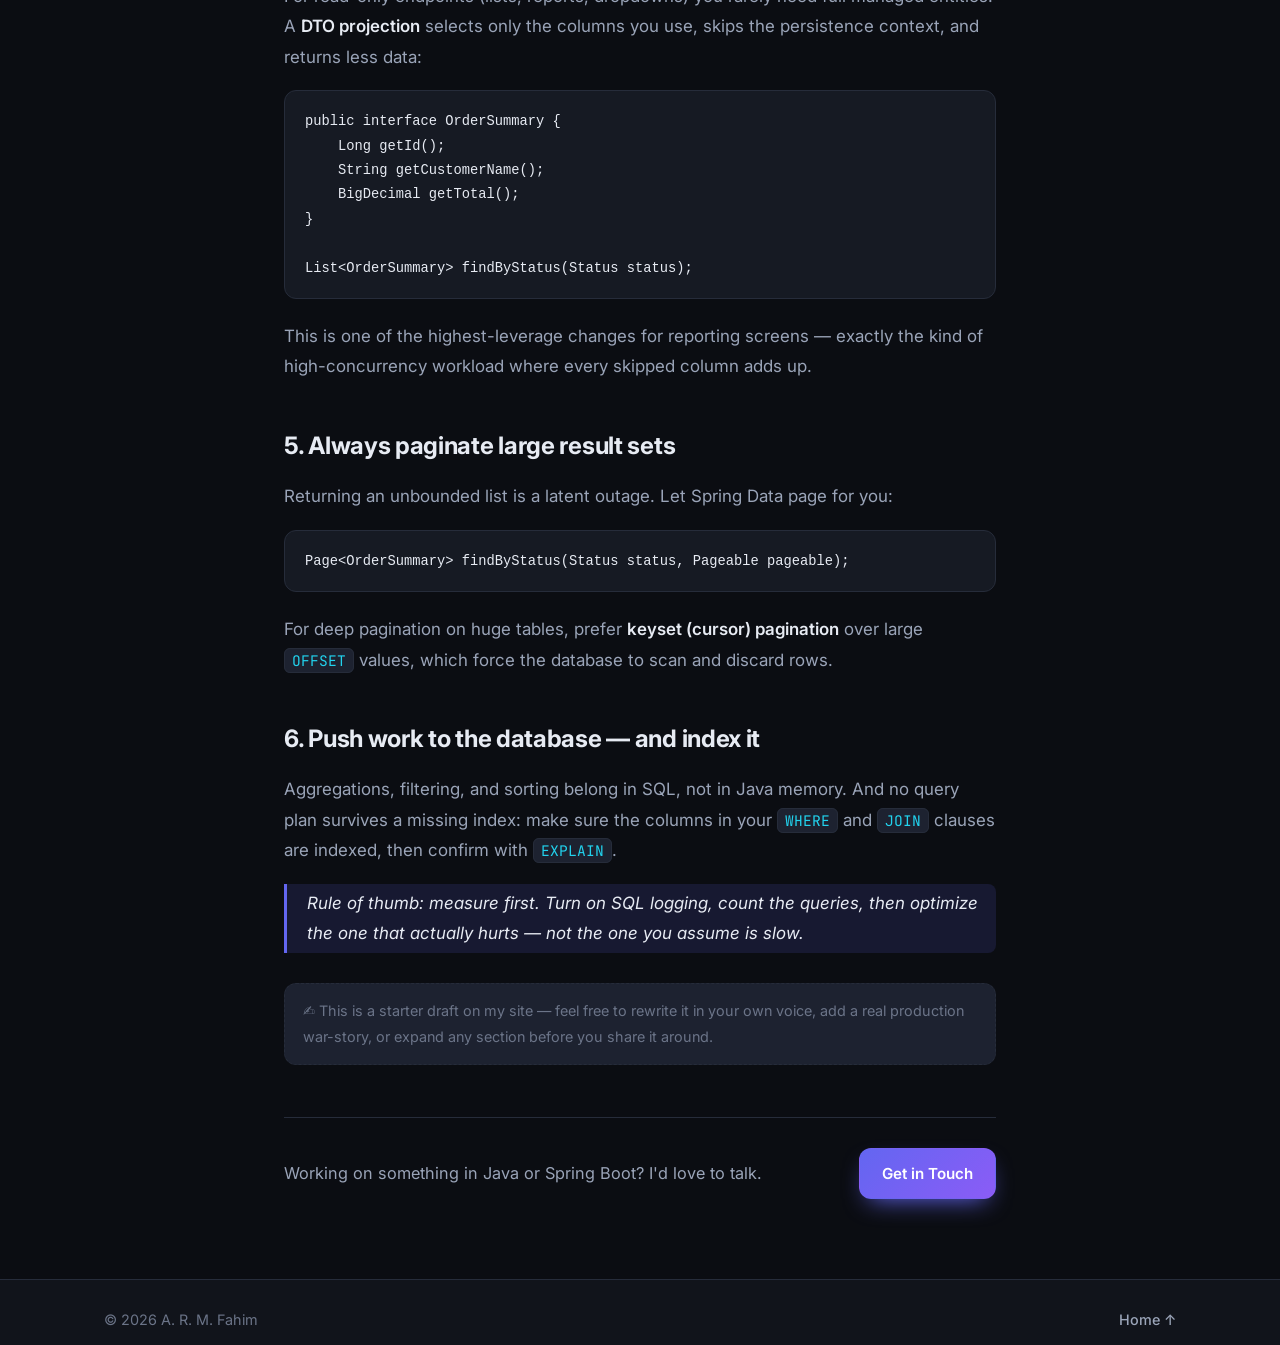
<file: blog/optimizing-spring-data-jpa-queries.html>
<!DOCTYPE html>
<html lang="en" data-theme="dark">
<head>
  <meta charset="UTF-8" />
  <meta name="viewport" content="width=device-width, initial-scale=1.0" />
  <title>Optimizing Queries in Spring Data JPA — A. R. M. Fahim</title>
  <meta name="description" content="Practical techniques to eliminate the N+1 problem and speed up Spring Data JPA queries: fetch joins, entity graphs, DTO projections, and pagination." />
  <link rel="canonical" href="https://armfahim.com/blog/optimizing-spring-data-jpa-queries.html" />

  <meta property="og:type" content="article" />
  <meta property="og:url" content="https://armfahim.com/blog/optimizing-spring-data-jpa-queries.html" />
  <meta property="og:title" content="Optimizing Queries in Spring Data JPA" />
  <meta property="og:description" content="Eliminate the N+1 problem and speed up Spring Data JPA queries — fetch joins, entity graphs, DTO projections, and pagination." />
  <meta property="og:image" content="https://armfahim.com/assets/og-image.jpg" />

  <script type="application/ld+json">
  {
    "@context": "https://schema.org",
    "@type": "BlogPosting",
    "headline": "Optimizing Queries in Spring Data JPA",
    "description": "Practical techniques to eliminate the N+1 problem and speed up Spring Data JPA queries: fetch joins, entity graphs, DTO projections, and pagination.",
    "image": "https://armfahim.com/assets/og-image.jpg",
    "datePublished": "2026-09-07",
    "dateModified": "2026-09-07",
    "author": {
      "@type": "Person",
      "name": "A. R. M. Fahim",
      "url": "https://armfahim.com",
      "sameAs": [
        "https://www.linkedin.com/in/a-r-m-fahim-9b5006122/",
        "https://github.com/armfahim"
      ]
    },
    "publisher": { "@type": "Person", "name": "A. R. M. Fahim" },
    "mainEntityOfPage": { "@type": "WebPage", "@id": "https://armfahim.com/blog/optimizing-spring-data-jpa-queries.html" }
  }
  </script>

  <link rel="icon" href="/favicon.ico" sizes="any" />
  <link rel="icon" href="/favicon.svg" type="image/svg+xml" />
  <link rel="apple-touch-icon" href="/apple-touch-icon.png" />
  <link href="https://fonts.googleapis.com/css2?family=Inter:wght@400;500;600;700;800&family=JetBrains+Mono:wght@400;500;600&display=swap" rel="stylesheet" />
  <link rel="stylesheet" href="/css/style.css" />
  <link rel="stylesheet" href="/css/article.css" />
</head>
<body>
  <header class="nav" id="nav">
    <div class="container nav__inner">
      <a href="/" class="nav__brand">
        <span class="nav__brand-mark">&lt;/&gt;</span>
        <span class="nav__brand-text">A. R. M. Fahim</span>
      </a>
      <nav class="nav__links">
        <a href="/#writing">Writing</a>
        <a href="/#projects">Projects</a>
        <a href="/#contact">Contact</a>
      </nav>
      <div class="nav__actions">
        <button class="theme-toggle" id="themeToggle" aria-label="Toggle color theme" title="Toggle theme">
          <svg class="icon-sun" width="18" height="18" viewBox="0 0 24 24" fill="none" stroke="currentColor" stroke-width="2" stroke-linecap="round" stroke-linejoin="round"><circle cx="12" cy="12" r="5"/><line x1="12" y1="1" x2="12" y2="3"/><line x1="12" y1="21" x2="12" y2="23"/><line x1="4.22" y1="4.22" x2="5.64" y2="5.64"/><line x1="18.36" y1="18.36" x2="19.78" y2="19.78"/><line x1="1" y1="12" x2="3" y2="12"/><line x1="21" y1="12" x2="23" y2="12"/><line x1="4.22" y1="19.78" x2="5.64" y2="18.36"/><line x1="18.36" y1="5.64" x2="19.78" y2="4.22"/></svg>
          <svg class="icon-moon" width="18" height="18" viewBox="0 0 24 24" fill="none" stroke="currentColor" stroke-width="2" stroke-linecap="round" stroke-linejoin="round"><path d="M21 12.79A9 9 0 1 1 11.21 3 7 7 0 0 0 21 12.79z"/></svg>
        </button>
      </div>
    </div>
  </header>

  <main class="article">
    <a href="/#writing" class="article__back">← All writing</a>
    <p class="article__meta">Sep 7, 2026 · 6 min read · Backend</p>
    <h1 class="article__title">Optimizing Queries in Spring Data JPA</h1>
    <p class="article__lead">
      Spring Data JPA makes data access effortless — until a page that felt instant in
      development starts firing hundreds of queries in production. Here are the techniques
      I reach for most to keep queries fast and predictable.
    </p>

    <div class="article__body">
      <h2>1. Find and kill the N+1 problem</h2>
      <p>
        The classic culprit. You load a list of entities, then touch a lazy association in a
        loop — and each iteration triggers another query. Ten orders with their line items
        become <strong>1 + 10 queries</strong>. At scale, that's what turns a 50&nbsp;ms
        endpoint into a 2-second one.
      </p>
      <p>The first step is simply to <em>see</em> it. Turn on SQL logging in development:</p>
      <pre><code>spring.jpa.show-sql=true
spring.jpa.properties.hibernate.format_sql=true
logging.level.org.hibernate.SQL=DEBUG</code></pre>
      <p>If you see the same query repeating with different IDs, you've found an N+1.</p>

      <h2>2. Fetch joins — load associations in one query</h2>
      <p>
        A <code>JOIN FETCH</code> tells Hibernate to pull the association in the same query
        instead of lazily loading it later:
      </p>
      <pre><code>@Query("SELECT o FROM Order o JOIN FETCH o.items WHERE o.status = :status")
List&lt;Order&gt; findByStatusWithItems(@Param("status") Status status);</code></pre>
      <p>
        One query, no surprises. Just be careful combining multiple collection fetches — it
        can produce a Cartesian product. For that, fetch one collection per query or use a
        <code>@BatchSize</code> hint.
      </p>

      <h2>3. Entity graphs — reuse without hand-writing JPQL</h2>
      <p>
        When you want the same eager-loading on a derived query, an <code>@EntityGraph</code>
        keeps it declarative:
      </p>
      <pre><code>@EntityGraph(attributePaths = {"items", "customer"})
List&lt;Order&gt; findByStatus(Status status);</code></pre>

      <h2>4. Don't fetch entities you only read</h2>
      <p>
        For read-only endpoints (lists, reports, dropdowns) you rarely need full managed
        entities. A <strong>DTO projection</strong> selects only the columns you use, skips
        the persistence context, and returns less data:
      </p>
      <pre><code>public interface OrderSummary {
    Long getId();
    String getCustomerName();
    BigDecimal getTotal();
}

List&lt;OrderSummary&gt; findByStatus(Status status);</code></pre>
      <p>
        This is one of the highest-leverage changes for reporting screens — exactly the kind
        of high-concurrency workload where every skipped column adds up.
      </p>

      <h2>5. Always paginate large result sets</h2>
      <p>
        Returning an unbounded list is a latent outage. Let Spring Data page for you:
      </p>
      <pre><code>Page&lt;OrderSummary&gt; findByStatus(Status status, Pageable pageable);</code></pre>
      <p>
        For deep pagination on huge tables, prefer <strong>keyset (cursor) pagination</strong>
        over large <code>OFFSET</code> values, which force the database to scan and discard rows.
      </p>

      <h2>6. Push work to the database — and index it</h2>
      <p>
        Aggregations, filtering, and sorting belong in SQL, not in Java memory. And no query
        plan survives a missing index: make sure the columns in your <code>WHERE</code> and
        <code>JOIN</code> clauses are indexed, then confirm with <code>EXPLAIN</code>.
      </p>

      <blockquote>
        <p>Rule of thumb: measure first. Turn on SQL logging, count the queries, then optimize
        the one that actually hurts — not the one you assume is slow.</p>
      </blockquote>

      <p class="article__note">
        ✍️ This is a starter draft on my site — feel free to rewrite it in your own voice,
        add a real production war-story, or expand any section before you share it around.
      </p>
    </div>

    <div class="article__cta">
      <p>Working on something in Java or Spring Boot? I'd love to talk.</p>
      <a href="/#contact" class="btn btn--primary">Get in Touch</a>
    </div>
  </main>

  <footer class="footer">
    <div class="container footer__inner">
      <p>© <span id="year"></span> A. R. M. Fahim</p>
      <a href="/" class="footer__top">Home ↑</a>
    </div>
  </footer>

  <script>
    (function () {
      var root = document.documentElement, t = document.getElementById('themeToggle');
      try { var s = localStorage.getItem('theme'); if (s) root.setAttribute('data-theme', s); } catch (e) {}
      t.addEventListener('click', function () {
        var n = root.getAttribute('data-theme') === 'light' ? 'dark' : 'light';
        root.setAttribute('data-theme', n);
        try { localStorage.setItem('theme', n); } catch (e) {}
      });
      document.getElementById('year').textContent = new Date().getFullYear();
    })();
  </script>
</body>
</html>
</file>
<file: css/style.css>
/* ============================================================
   A.R.M. Fahim — Portfolio
   Modern dark theme with light-mode toggle
   ============================================================ */

:root {
  --bg:        #0b0d12;
  --bg-alt:    #11141b;
  --surface:   #161a23;
  --surface-2: #1d2230;
  --border:    #262c3a;
  --text:      #e7ebf3;
  --text-dim:  #9aa4b8;
  --text-mute: #6b7488;
  --brand:     #6366f1;
  --brand-2:   #8b5cf6;
  --accent:    #22d3ee;
  --brand-soft:rgba(99,102,241,0.14);
  --shadow:    0 20px 50px -20px rgba(0,0,0,0.6);
  --radius:    16px;
  --maxw:      1120px;
  --ease:      cubic-bezier(.4,0,.2,1);
}

[data-theme="light"] {
  --bg:        #f6f7fb;
  --bg-alt:    #eef0f7;
  --surface:   #ffffff;
  --surface-2: #f2f4fa;
  --border:    #e2e6f0;
  --text:      #12151d;
  --text-dim:  #4a5265;
  --text-mute: #7b8398;
  --brand-soft:rgba(99,102,241,0.10);
  --shadow:    0 20px 45px -22px rgba(30,40,90,0.25);
}

* { margin: 0; padding: 0; box-sizing: border-box; }

html { scroll-behavior: smooth; scroll-padding-top: 84px; }

body {
  font-family: 'Inter', system-ui, -apple-system, sans-serif;
  background: var(--bg);
  color: var(--text);
  line-height: 1.65;
  -webkit-font-smoothing: antialiased;
  overflow-x: hidden;
  transition: background .4s var(--ease), color .4s var(--ease);
}

.container { width: 100%; max-width: var(--maxw); margin: 0 auto; padding: 0 24px; }

a { color: inherit; text-decoration: none; }
strong { color: var(--text); font-weight: 600; }

/* ---------- Scroll progress ---------- */
.scroll-progress {
  position: fixed; top: 0; left: 0; height: 3px; width: 0%;
  background: linear-gradient(90deg, var(--brand), var(--accent));
  z-index: 200; transition: width .1s linear;
}

/* ---------- Nav ---------- */
.nav {
  position: fixed; top: 0; left: 0; right: 0; z-index: 100;
  backdrop-filter: blur(14px);
  background: color-mix(in srgb, var(--bg) 72%, transparent);
  border-bottom: 1px solid transparent;
  transition: border-color .3s var(--ease), background .3s var(--ease);
}
.nav.scrolled { border-bottom-color: var(--border); }
.nav__inner { display: flex; align-items: center; justify-content: space-between; height: 72px; }
.nav__brand { display: flex; align-items: center; gap: 10px; font-weight: 700; font-size: 1.05rem; }
.nav__brand-mark { font-family: 'JetBrains Mono', monospace; color: var(--brand); font-weight: 600; }
.nav__links { display: flex; gap: 30px; }
.nav__links a { color: var(--text-dim); font-weight: 500; font-size: .95rem; position: relative; transition: color .2s; }
.nav__links a::after {
  content: ''; position: absolute; left: 0; bottom: -6px; width: 0; height: 2px;
  background: var(--brand); transition: width .25s var(--ease);
}
.nav__links a:hover, .nav__links a.active { color: var(--text); }
.nav__links a.active::after { width: 100%; }
.nav__actions { display: flex; align-items: center; gap: 10px; }

.theme-toggle {
  display: grid; place-items: center; width: 40px; height: 40px;
  border-radius: 10px; border: 1px solid var(--border);
  background: var(--surface); color: var(--text); cursor: pointer;
  transition: background .2s, border-color .2s, transform .2s;
}
.theme-toggle:hover { transform: translateY(-2px); border-color: var(--brand); }
.icon-moon { display: none; }
[data-theme="light"] .icon-sun { display: none; }
[data-theme="light"] .icon-moon { display: block; }

.nav__burger { display: none; flex-direction: column; gap: 5px; width: 40px; height: 40px;
  border: 1px solid var(--border); border-radius: 10px; background: var(--surface); cursor: pointer;
  align-items: center; justify-content: center; }
.nav__burger span { width: 18px; height: 2px; background: var(--text); transition: .3s var(--ease); }
.nav__burger.open span:nth-child(1) { transform: translateY(7px) rotate(45deg); }
.nav__burger.open span:nth-child(2) { opacity: 0; }
.nav__burger.open span:nth-child(3) { transform: translateY(-7px) rotate(-45deg); }

/* ---------- Buttons ---------- */
.btn {
  display: inline-flex; align-items: center; gap: 9px;
  padding: 12px 22px; border-radius: 12px; font-weight: 600; font-size: .95rem;
  cursor: pointer; border: 1px solid transparent; transition: transform .2s var(--ease), box-shadow .2s, background .2s, border-color .2s;
}
.btn--lg { padding: 15px 28px; font-size: 1rem; }
.btn--primary { background: linear-gradient(135deg, var(--brand), var(--brand-2)); color: #fff; box-shadow: 0 10px 24px -10px var(--brand); }
.btn--primary:hover { transform: translateY(-3px); box-shadow: 0 16px 30px -10px var(--brand); }
.btn--ghost { background: var(--surface); color: var(--text); border-color: var(--border); }
.btn--ghost:hover { transform: translateY(-3px); border-color: var(--brand); }

/* ---------- Hero ---------- */
.hero { position: relative; min-height: 100vh; display: flex; align-items: center; padding: 120px 0 60px; overflow: hidden; }
.hero__bg {
  position: absolute; inset: 0; z-index: 0;
  background:
    radial-gradient(600px 400px at 15% 20%, var(--brand-soft), transparent 60%),
    radial-gradient(500px 500px at 85% 80%, rgba(34,211,238,0.10), transparent 60%);
}
.hero__inner { position: relative; z-index: 1; display: grid; grid-template-columns: 1.1fr .9fr; gap: 60px; align-items: center; }
.hero__eyebrow { color: var(--brand); font-family: 'JetBrains Mono', monospace; font-weight: 500; letter-spacing: .5px; margin-bottom: 10px; }
.hero__name { font-size: clamp(2.6rem, 6vw, 4.4rem); font-weight: 800; line-height: 1.05; letter-spacing: -1.5px; }
.hero__name::after { content: '.'; color: var(--brand); }
.hero__role { font-size: clamp(1.15rem, 2.6vw, 1.7rem); font-weight: 600; margin: 14px 0 22px; color: var(--text-dim); display: flex; flex-wrap: wrap; gap: 10px; align-items: center; }
.type-static { color: var(--text); }
.type-dynamic { color: var(--accent); font-family: 'JetBrains Mono', monospace; font-size: .9em; border-right: 2px solid var(--accent); padding-right: 4px; }
.hero__desc { color: var(--text-dim); font-size: 1.08rem; max-width: 540px; margin-bottom: 30px; }
.hero__cta { display: flex; gap: 14px; flex-wrap: wrap; margin-bottom: 28px; }
.hero__socials { display: flex; gap: 14px; }
.hero__socials a {
  display: grid; place-items: center; width: 46px; height: 46px; border-radius: 12px;
  border: 1px solid var(--border); background: var(--surface); color: var(--text-dim);
  transition: transform .2s, color .2s, border-color .2s;
}
.hero__socials a:hover { transform: translateY(-3px); color: var(--brand); border-color: var(--brand); }

/* Code card */
.hero__card { display: flex; justify-content: center; }
.code-card {
  width: 100%; max-width: 420px; border-radius: var(--radius); overflow: hidden;
  border: 1px solid var(--border); background: var(--surface); box-shadow: var(--shadow);
  transform: perspective(1000px) rotateY(-6deg) rotateX(3deg);
  transition: transform .4s var(--ease);
}
.code-card:hover { transform: perspective(1000px) rotateY(0) rotateX(0); }
.code-card__bar { display: flex; align-items: center; gap: 8px; padding: 12px 16px; background: var(--surface-2); border-bottom: 1px solid var(--border); }
.dot { width: 12px; height: 12px; border-radius: 50%; }
.dot--red { background: #ff5f57; } .dot--yellow { background: #febc2e; } .dot--green { background: #28c840; }
.code-card__file { margin-left: auto; font-family: 'JetBrains Mono', monospace; font-size: .8rem; color: var(--text-mute); }
.code-card__body { padding: 22px 20px; font-family: 'JetBrains Mono', monospace; font-size: .82rem; line-height: 1.85; overflow-x: auto; }
.code-card__body .k { color: #c084fc; }
.code-card__body .c { color: #22d3ee; }
.code-card__body .s { color: #86efac; }
.code-card__body .fn { color: #fbbf24; }
.code-card__body .n { color: #f472b6; }

/* Hero profile photo */
.hero__photo {
  position: relative; width: 100%; max-width: 360px; padding: 5px;
  border-radius: 28px;
  background: linear-gradient(150deg, var(--brand), var(--accent));
  box-shadow: 0 30px 60px -28px rgba(0,0,0,.65);
  transition: transform .4s var(--ease);
}
.hero__photo::before {
  content: ''; position: absolute; inset: -14%; z-index: -1; border-radius: 50%;
  background: radial-gradient(closest-side, var(--brand-soft), transparent 70%);
  filter: blur(10px);
}
.hero__photo:hover { transform: translateY(-6px); }
.hero__photo img {
  display: block; width: 100%; height: auto; aspect-ratio: 4 / 5; object-fit: cover;
  object-position: 50% 32%; border-radius: 23px;
}
.hero__photo-tag {
  position: absolute; bottom: 14px; left: 50%; transform: translateX(-50%);
  display: inline-flex; align-items: center; gap: 8px; white-space: nowrap;
  padding: 8px 16px; border-radius: 999px; font-size: .82rem; font-weight: 600;
  color: var(--text); background: color-mix(in srgb, var(--bg) 78%, transparent);
  backdrop-filter: blur(8px); border: 1px solid var(--border);
  box-shadow: 0 10px 24px -10px rgba(0,0,0,.55);
}
.hero__photo-tag .mono { font-family: 'JetBrains Mono', monospace; color: var(--brand); font-weight: 700; }

.hero__scroll { position: absolute; bottom: 28px; left: 50%; transform: translateX(-50%); width: 26px; height: 42px; border: 2px solid var(--text-mute); border-radius: 20px; z-index: 1; }
.hero__scroll span { position: absolute; top: 8px; left: 50%; transform: translateX(-50%); width: 4px; height: 8px; border-radius: 4px; background: var(--brand); animation: scrolldot 1.6s infinite; }
@keyframes scrolldot { 0% { opacity: 0; top: 8px; } 40% { opacity: 1; } 80% { opacity: 0; top: 22px; } 100% { opacity: 0; } }

/* ---------- Stats ---------- */
.stats { border-top: 1px solid var(--border); border-bottom: 1px solid var(--border); background: var(--bg-alt); }
.stats__grid { display: grid; grid-template-columns: repeat(4, 1fr); gap: 20px; padding: 44px 24px; }
.stat { text-align: center; }
.stat__num { font-size: clamp(2rem, 5vw, 3rem); font-weight: 800; background: linear-gradient(135deg, var(--brand), var(--accent)); -webkit-background-clip: text; background-clip: text; -webkit-text-fill-color: transparent; }
.stat__plus { font-size: 1.8rem; font-weight: 800; color: var(--brand); }
.stat p { color: var(--text-dim); font-size: .92rem; margin-top: 4px; }

/* ---------- Sections ---------- */
.section { padding: 100px 0; }
.section--alt { background: var(--bg-alt); }
.section__head { margin-bottom: 52px; }
.section__tag { font-family: 'JetBrains Mono', monospace; color: var(--brand); font-size: .9rem; font-weight: 500; }
.section__title { font-size: clamp(1.9rem, 4vw, 2.8rem); font-weight: 800; letter-spacing: -1px; margin-top: 8px; }

/* ---------- About ---------- */
.about { display: grid; grid-template-columns: 1.4fr 1fr; gap: 48px; align-items: start; }
.about__text p { color: var(--text-dim); margin-bottom: 18px; font-size: 1.05rem; }
.about__facts { display: grid; gap: 2px; background: var(--border); border: 1px solid var(--border); border-radius: var(--radius); overflow: hidden; }
.fact { display: flex; justify-content: space-between; gap: 16px; padding: 16px 20px; background: var(--surface); }
.fact__label { color: var(--text-mute); font-size: .9rem; }
.fact__value { color: var(--text); font-weight: 600; font-size: .92rem; text-align: right; display: flex; align-items: center; gap: 8px; }
.pulse { width: 9px; height: 9px; border-radius: 50%; background: #22c55e; box-shadow: 0 0 0 0 rgba(34,197,94,.6); animation: pulse 2s infinite; }
@keyframes pulse { 0% { box-shadow: 0 0 0 0 rgba(34,197,94,.6); } 70% { box-shadow: 0 0 0 8px rgba(34,197,94,0); } 100% { box-shadow: 0 0 0 0 rgba(34,197,94,0); } }

/* ---------- Timeline ---------- */
.timeline { position: relative; padding-left: 30px; }
.timeline::before { content: ''; position: absolute; left: 7px; top: 6px; bottom: 6px; width: 2px; background: linear-gradient(var(--brand), transparent); }
.tl-item { position: relative; margin-bottom: 30px; }
.tl-item__dot { position: absolute; left: -30px; top: 26px; width: 16px; height: 16px; border-radius: 50%; background: var(--bg); border: 3px solid var(--brand); box-shadow: 0 0 0 4px var(--brand-soft); }
.tl-item__card { background: var(--surface); border: 1px solid var(--border); border-radius: var(--radius); padding: 26px 28px; transition: transform .25s var(--ease), border-color .25s; }
.tl-item__card:hover { transform: translateX(6px); border-color: var(--brand); }
.tl-item__top { display: flex; justify-content: space-between; align-items: baseline; flex-wrap: wrap; gap: 8px; }
.tl-item__top h3 { font-size: 1.2rem; font-weight: 700; }
.tl-item__date { font-family: 'JetBrains Mono', monospace; font-size: .82rem; color: var(--brand); background: var(--brand-soft); padding: 4px 12px; border-radius: 20px; white-space: nowrap; }
.tl-item__org { color: var(--accent); font-weight: 600; margin: 4px 0 14px; }
.tl-item__card ul { list-style: none; display: grid; gap: 8px; }
.tl-item__card li { position: relative; padding-left: 22px; color: var(--text-dim); font-size: .96rem; }
.tl-item__card li::before { content: '▹'; position: absolute; left: 0; color: var(--brand); }

/* ---------- Tags ---------- */
.tags { display: flex; flex-wrap: wrap; gap: 8px; margin-top: 16px; }
.tags span { font-family: 'JetBrains Mono', monospace; font-size: .76rem; color: var(--text-dim); background: var(--surface-2); border: 1px solid var(--border); padding: 4px 11px; border-radius: 8px; }

/* ---------- Skills ---------- */
.skills { display: grid; grid-template-columns: repeat(2, 1fr); gap: 22px; }
.skill-group { background: var(--surface); border: 1px solid var(--border); border-radius: var(--radius); padding: 26px 28px; transition: transform .25s var(--ease), border-color .25s; }
.skill-group:hover { transform: translateY(-4px); border-color: var(--brand); }
.skill-group h3 { display: flex; align-items: center; gap: 10px; font-size: 1.1rem; margin-bottom: 18px; }
.skill-group__icon { font-size: 1.2rem; }
.chips { display: flex; flex-wrap: wrap; gap: 9px; }
.chips span { font-size: .85rem; padding: 7px 14px; border-radius: 10px; background: var(--surface-2); border: 1px solid var(--border); color: var(--text-dim); font-weight: 500; transition: color .2s, border-color .2s, transform .2s; }
.chips span:hover { color: var(--text); border-color: var(--brand); transform: translateY(-2px); }

/* ---------- Projects ---------- */
.projects { display: grid; grid-template-columns: repeat(2, 1fr); gap: 24px; }
.project { background: var(--surface); border: 1px solid var(--border); border-radius: var(--radius); padding: 30px; transition: transform .3s var(--ease), border-color .3s, box-shadow .3s; position: relative; overflow: hidden; }
.project::before { content: ''; position: absolute; top: 0; left: 0; width: 100%; height: 3px; background: linear-gradient(90deg, var(--brand), var(--accent)); transform: scaleX(0); transform-origin: left; transition: transform .3s var(--ease); }
.project:hover { transform: translateY(-6px); border-color: var(--brand); box-shadow: var(--shadow); }
.project:hover::before { transform: scaleX(1); }
.project__icon { font-size: 2rem; margin-bottom: 14px; }
.project h3 { font-size: 1.25rem; font-weight: 700; }
.project__role { color: var(--accent); font-weight: 600; font-size: .9rem; margin: 4px 0 12px; }
.project__desc { color: var(--text-dim); font-size: .96rem; margin-bottom: 8px; }

/* ---------- Education ---------- */
.edu { display: flex; gap: 24px; align-items: center; background: var(--surface); border: 1px solid var(--border); border-radius: var(--radius); padding: 30px; }
.edu__icon { font-size: 2.6rem; }
.edu__body { flex: 1; }
.edu__body h3 { font-size: 1.2rem; }

/* ---------- Contact ---------- */
.contact { text-align: center; max-width: 640px; margin: 0 auto; }
.contact__lead { color: var(--text-dim); font-size: 1.15rem; margin-bottom: 30px; }
.contact__actions { display: flex; gap: 16px; justify-content: center; flex-wrap: wrap; }

/* Contact form */
.cform { text-align: left; display: grid; gap: 16px; margin: 4px 0 30px; }
.cform__row { display: grid; grid-template-columns: 1fr 1fr; gap: 16px; }
.cform__field { display: grid; gap: 7px; }
.cform__field label { font-size: .86rem; font-weight: 600; color: var(--text-dim); }
.cform input, .cform textarea {
  width: 100%; padding: 13px 15px; border-radius: 11px; font: inherit; font-size: .96rem;
  background: var(--surface); border: 1px solid var(--border); color: var(--text);
  transition: border-color .2s, box-shadow .2s;
}
.cform input::placeholder, .cform textarea::placeholder { color: var(--text-mute); }
.cform input:focus, .cform textarea:focus {
  outline: none; border-color: var(--brand); box-shadow: 0 0 0 3px var(--brand-soft);
}
.cform textarea { resize: vertical; min-height: 130px; }
.cform__hp { position: absolute; left: -9999px; width: 1px; height: 1px; opacity: 0; }
.cform__submit { justify-content: center; width: 100%; border: none; cursor: pointer; }
.cform__submit:disabled { opacity: .6; cursor: not-allowed; transform: none; }
.cform__status { margin: 2px 0 0; font-size: .92rem; font-weight: 500; min-height: 1.2em; text-align: center; }
.cform__status.ok { color: #22c55e; }
.cform__status.err { color: #f87171; }
.contact__divider {
  display: flex; align-items: center; gap: 14px;
  color: var(--text-mute); font-size: .84rem; margin: 4px 0 22px;
}
.contact__divider::before, .contact__divider::after { content: ''; flex: 1; height: 1px; background: var(--border); }

/* ---------- Footer ---------- */
.footer { border-top: 1px solid var(--border); background: var(--bg-alt); padding: 28px 0; }
.footer__inner { display: flex; justify-content: space-between; align-items: center; gap: 16px; flex-wrap: wrap; }
.footer p { color: var(--text-mute); font-size: .9rem; }
.footer__top { color: var(--text-dim); font-size: .9rem; font-weight: 500; transition: color .2s; }
.footer__top:hover { color: var(--brand); }

/* ---------- Reveal animation ---------- */
.reveal { opacity: 0; transform: translateY(30px); transition: opacity .7s var(--ease), transform .7s var(--ease); }
.reveal.visible { opacity: 1; transform: none; }

/* ---------- Responsive ---------- */
@media (max-width: 900px) {
  .hero__inner { grid-template-columns: 1fr; gap: 40px; }
  .hero__card { order: -1; }
  .code-card { transform: none; max-width: 380px; }
  .hero__photo { max-width: 300px; }
  .about { grid-template-columns: 1fr; }
  .skills, .projects { grid-template-columns: 1fr; }
  .stats__grid { grid-template-columns: repeat(2, 1fr); gap: 30px 20px; }
  .cform__row { grid-template-columns: 1fr; }
}

@media (max-width: 680px) {
  .nav__links {
    position: fixed; top: 72px; right: 0; left: 0;
    flex-direction: column; gap: 0; background: var(--surface);
    border-bottom: 1px solid var(--border); padding: 10px 24px;
    transform: translateY(-120%); transition: transform .35s var(--ease); z-index: 90;
  }
  .nav__links.open { transform: translateY(0); }
  .nav__links a { padding: 14px 0; border-bottom: 1px solid var(--border); }
  .nav__links a:last-child { border-bottom: none; }
  .nav__burger { display: flex; }
  .section { padding: 72px 0; }
  .edu { flex-direction: column; text-align: center; }
  .tl-item__top { flex-direction: column; }
}

@media (prefers-reduced-motion: reduce) {
  *, *::before, *::after { animation-duration: .01ms !important; transition-duration: .01ms !important; }
  .reveal { opacity: 1; transform: none; }
}
</file>
<file: css/article.css>
/* ============================================================
   Article / blog post layout — pairs with style.css (tokens, nav, buttons)
   ============================================================ */

.article {
  max-width: 760px;
  margin: 0 auto;
  padding: 120px 24px 80px;
}

.article__back {
  display: inline-flex; align-items: center; gap: 6px;
  color: var(--text-dim); font-size: .92rem; font-weight: 500;
  margin-bottom: 26px; transition: color .2s;
}
.article__back:hover { color: var(--brand); }

.article__meta {
  font-family: 'JetBrains Mono', monospace; color: var(--brand);
  font-size: .85rem; font-weight: 500; margin-bottom: 12px;
}

.article__title {
  font-size: clamp(1.9rem, 5vw, 2.9rem); font-weight: 800;
  letter-spacing: -1px; line-height: 1.12; margin-bottom: 18px;
}

.article__lead {
  color: var(--text-dim); font-size: 1.15rem; line-height: 1.6;
  margin: 4px 0 22px;
}

.article__body { font-size: 1.06rem; line-height: 1.8; color: var(--text-dim); }
.article__body h2 {
  color: var(--text); font-size: 1.5rem; font-weight: 700;
  margin: 42px 0 14px; letter-spacing: -.3px;
}
.article__body h3 {
  color: var(--text); font-size: 1.2rem; font-weight: 700; margin: 30px 0 10px;
}
.article__body p { margin-bottom: 18px; }
.article__body strong { color: var(--text); }
.article__body a { color: var(--brand); text-decoration: underline; text-underline-offset: 3px; }
.article__body ul, .article__body ol { margin: 0 0 18px 1.3em; display: grid; gap: 8px; }
.article__body li { padding-left: 4px; }

.article__body pre {
  background: var(--surface); border: 1px solid var(--border); border-radius: 12px;
  padding: 18px 20px; overflow-x: auto; margin: 0 0 22px;
  font-family: 'JetBrains Mono', monospace; font-size: .86rem; line-height: 1.7;
  color: var(--text);
}
.article__body :not(pre) > code {
  font-family: 'JetBrains Mono', monospace; font-size: .86em;
  background: var(--surface-2); border: 1px solid var(--border);
  padding: 2px 7px; border-radius: 6px; color: var(--accent);
}
.article__body pre code { background: none; border: none; padding: 0; color: inherit; }

.article__body blockquote {
  border-left: 3px solid var(--brand); padding: 4px 0 4px 20px;
  margin: 0 0 22px; color: var(--text); font-style: italic;
  background: var(--brand-soft); border-radius: 0 8px 8px 0;
}
.article__body blockquote p:last-child { margin-bottom: 0; }

.article__cta {
  margin-top: 52px; padding-top: 30px; border-top: 1px solid var(--border);
  display: flex; align-items: center; justify-content: space-between; gap: 18px; flex-wrap: wrap;
}
.article__cta p { color: var(--text-dim); font-size: 1.02rem; margin: 0; }

.article__note {
  margin: 30px 0 0; padding: 14px 18px; border-radius: 12px;
  background: var(--surface-2); border: 1px dashed var(--border);
  color: var(--text-mute); font-size: .9rem;
}

/* Writing section on the home page reuses .projects / .project card styles;
   these just add the meta line and read-more link. */
.post-card__meta {
  font-family: 'JetBrains Mono', monospace; color: var(--brand);
  font-size: .8rem; font-weight: 500; margin-bottom: 8px;
}
.post-card__more {
  display: inline-flex; align-items: center; gap: 6px; margin-top: 14px;
  color: var(--brand); font-weight: 600; font-size: .92rem;
}
.post-card__more::after { content: '→'; transition: transform .2s var(--ease); }
.project:hover .post-card__more::after { transform: translateX(4px); }
</file>
